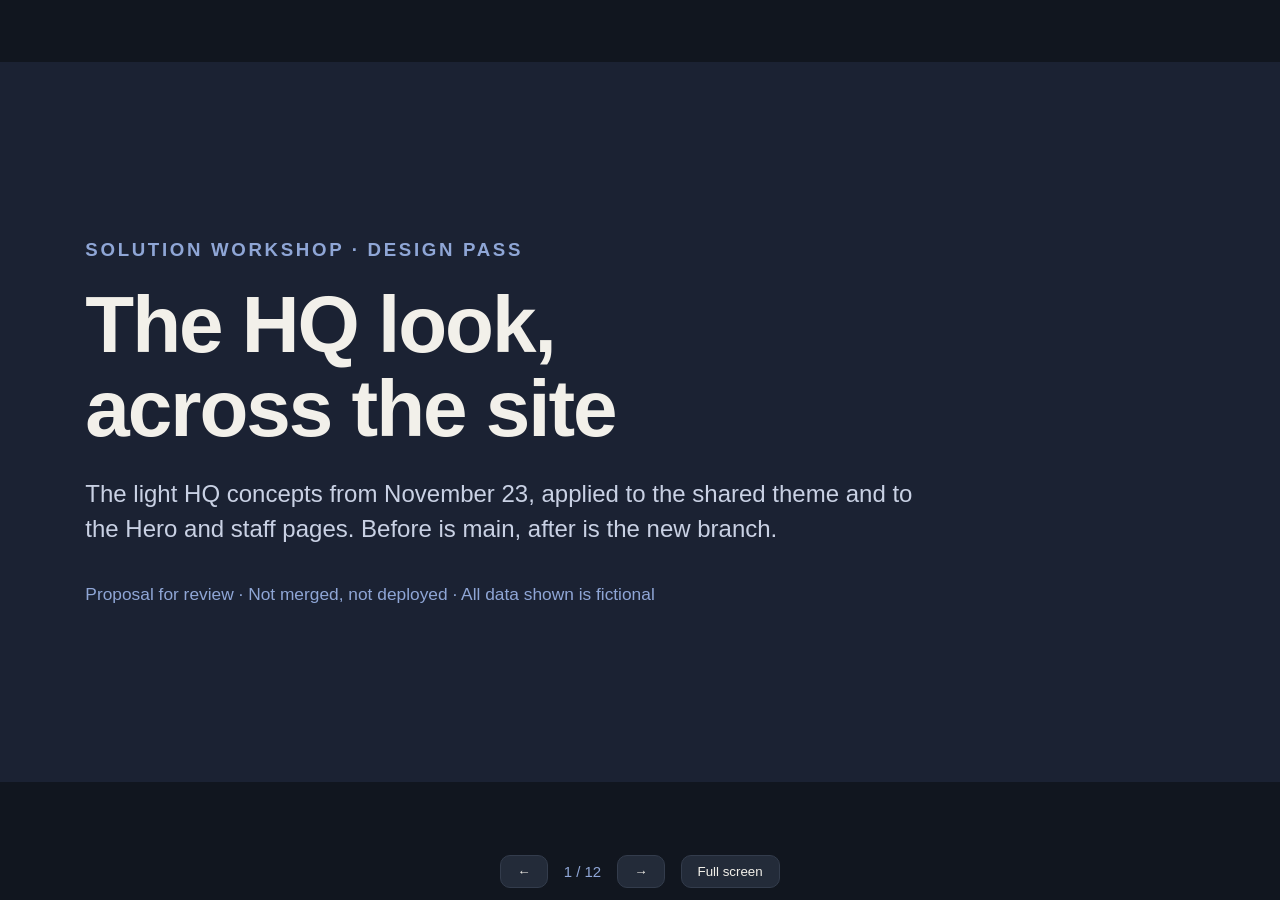
<file: hq-design-pass/index.html>
<!doctype html>
<html lang="en">
<head>
<meta charset="utf-8">
<meta name="viewport" content="width=device-width,initial-scale=1">
<meta name="robots" content="noindex,nofollow">
<title>HQ Design Pass</title>
<style>
:root{--navy:#1b2233;--ink:#f2f0ea;--soft:#c9d1e4;--label:#8fa6d6;--blue:#2166c2}
*{box-sizing:border-box;margin:0}
html,body{height:100%;background:#11161f;color:var(--ink);font-family:Inter,-apple-system,"Helvetica Neue",Arial,sans-serif;overflow:hidden}
.stage{position:absolute;inset:0;display:grid;place-items:center}
.slide{position:absolute;width:1920px;height:1080px;background:var(--navy);transform-origin:center;display:none}
.slide.on{display:block}
.slide img{width:1920px;height:1080px;display:block}
.text{padding:128px;display:flex;flex-direction:column;justify-content:center;height:100%}
.kicker{font-size:28px;font-weight:600;letter-spacing:4px;color:var(--label);margin-bottom:32px}
h1{font-size:120px;font-weight:800;line-height:1.05;letter-spacing:-3px;margin-bottom:40px}
.lede{font-size:36px;line-height:1.45;color:var(--soft);max-width:1300px}
.meta{font-size:26px;color:var(--label);margin-top:56px}
h2{font-size:72px;font-weight:800;letter-spacing:-1px;margin-bottom:56px}
.cols{display:grid;grid-template-columns:1fr 1fr;gap:64px}
h3{font-size:36px;font-weight:600;color:var(--label);margin-bottom:24px}
ul{font-size:32px;line-height:1.45;color:var(--soft);padding-left:40px}
li{margin-bottom:16px}
.bar{position:fixed;left:0;right:0;bottom:0;display:flex;justify-content:center;align-items:center;gap:16px;padding:12px;font-size:15px;color:var(--label)}
.bar button{background:#232b39;color:var(--ink);border:1px solid #333c4c;border-radius:10px;padding:8px 16px;font:600 15px inherit;cursor:pointer}
.bar button:focus-visible{outline:3px solid var(--blue);outline-offset:2px}
</style>
</head>
<body>
<main class="stage" id="stage" aria-live="polite">
  <section class="slide"><div class="text">
    <p class="kicker">SOLUTION WORKSHOP · DESIGN PASS</p>
    <h1>The HQ look,<br>across the site</h1>
    <p class="lede">The light HQ concepts from November 23, applied to the shared theme and to the Hero and staff pages. Before is main, after is the new branch.</p>
    <p class="meta">Proposal for review · Not merged, not deployed · All data shown is fictional</p>
  </div></section>
  <section class="slide"><img src="img/01-site-theme.png" alt="Before and after: the homepage with the shared theme. Warm canvas, off-white cards, navy ink, Inter headings, lighter site header."></section>
  <section class="slide"><img src="img/02-hq-dashboard.png" alt="Before and after: HQ. PRO HQ becomes HQ, and the raw JSON error becomes a plain message."></section>
  <section class="slide"><img src="img/03-crew-board.png" alt="Before and after: crew board with one header and plain labels."></section>
  <section class="slide"><img src="img/04-hero-crm.png" alt="Before and after: customer page with Owes and Paid so far money cards."></section>
  <section class="slide"><img src="img/05-setup-steps.png" alt="Before and after: setup steps shown as one segmented progress bar."></section>
  <section class="slide"><img src="img/06-staff-customers.png" alt="Before and after: staff customers page titled Customers with a plain sign-in message."></section>
  <section class="slide"><img src="img/07-staff-onboarding.png" alt="Before and after: Hero setup queue with an amber status pill."></section>
  <section class="slide"><img src="img/08-sales-crm.png" alt="Before and after: sales CRM sign-in with the shared theme and a plain message."></section>
  <section class="slide"><img src="img/09-guides.png" alt="Before and after: guides page with Inter headings and soft tab pills."></section>
  <section class="slide"><img src="img/10-number-finder.png" alt="Before and after: number finder with the warm theme and rounded inputs."></section>
  <section class="slide"><div class="text">
    <h2>Where it stands</h2>
    <div class="cols">
      <div><h3>Checked</h3><ul><li>Repository checks pass</li><li>20 pages reviewed at iPad portrait, light mode</li><li>Tests updated for the new wording</li></ul></div>
      <div><h3>Still open</h3><ul><li>Setup-page visual release check</li><li>Dark mode and phone-width review</li><li>HQ captured with fictional data loaded</li><li>Review and merge</li></ul></div>
    </div>
  </div></section>
</main>
<nav class="bar" aria-label="Slides">
  <button type="button" id="prev" aria-label="Previous slide">←</button>
  <span id="count"></span>
  <button type="button" id="next" aria-label="Next slide">→</button>
  <button type="button" id="full">Full screen</button>
</nav>
<script>
const slides=[...document.querySelectorAll('.slide')];
let i=Math.max(0,Math.min(slides.length-1,(parseInt(location.hash.slice(1),10)||1)-1));
function fit(){const s=Math.min(innerWidth/1920,(innerHeight-56)/1080);slides.forEach(el=>el.style.transform=`scale(${s}) translateY(${-28/s}px)`);}
function show(n){i=(n+slides.length)%slides.length;slides.forEach((el,k)=>el.classList.toggle('on',k===i));document.getElementById('count').textContent=`${i+1} / ${slides.length}`;history.replaceState(null,'',`#${i+1}`);}
document.getElementById('prev').onclick=()=>show(i-1);
document.getElementById('next').onclick=()=>show(i+1);
document.getElementById('full').onclick=()=>document.fullscreenElement?document.exitFullscreen():document.documentElement.requestFullscreen?.();
document.getElementById('stage').onclick=e=>show(e.clientX<innerWidth/3?i-1:i+1);
addEventListener('keydown',e=>{if(['ArrowRight','PageDown',' '].includes(e.key)){e.preventDefault();show(i+1);}if(['ArrowLeft','PageUp'].includes(e.key)){e.preventDefault();show(i-1);}if(e.key==='Home')show(0);if(e.key==='End')show(slides.length-1);});
let x0=null;addEventListener('touchstart',e=>x0=e.touches[0].clientX,{passive:true});addEventListener('touchend',e=>{if(x0===null)return;const dx=e.changedTouches[0].clientX-x0;if(Math.abs(dx)>40)show(dx<0?i+1:i-1);x0=null;});
addEventListener('resize',fit);fit();show(i);
</script>
</body>
</html>
</file>
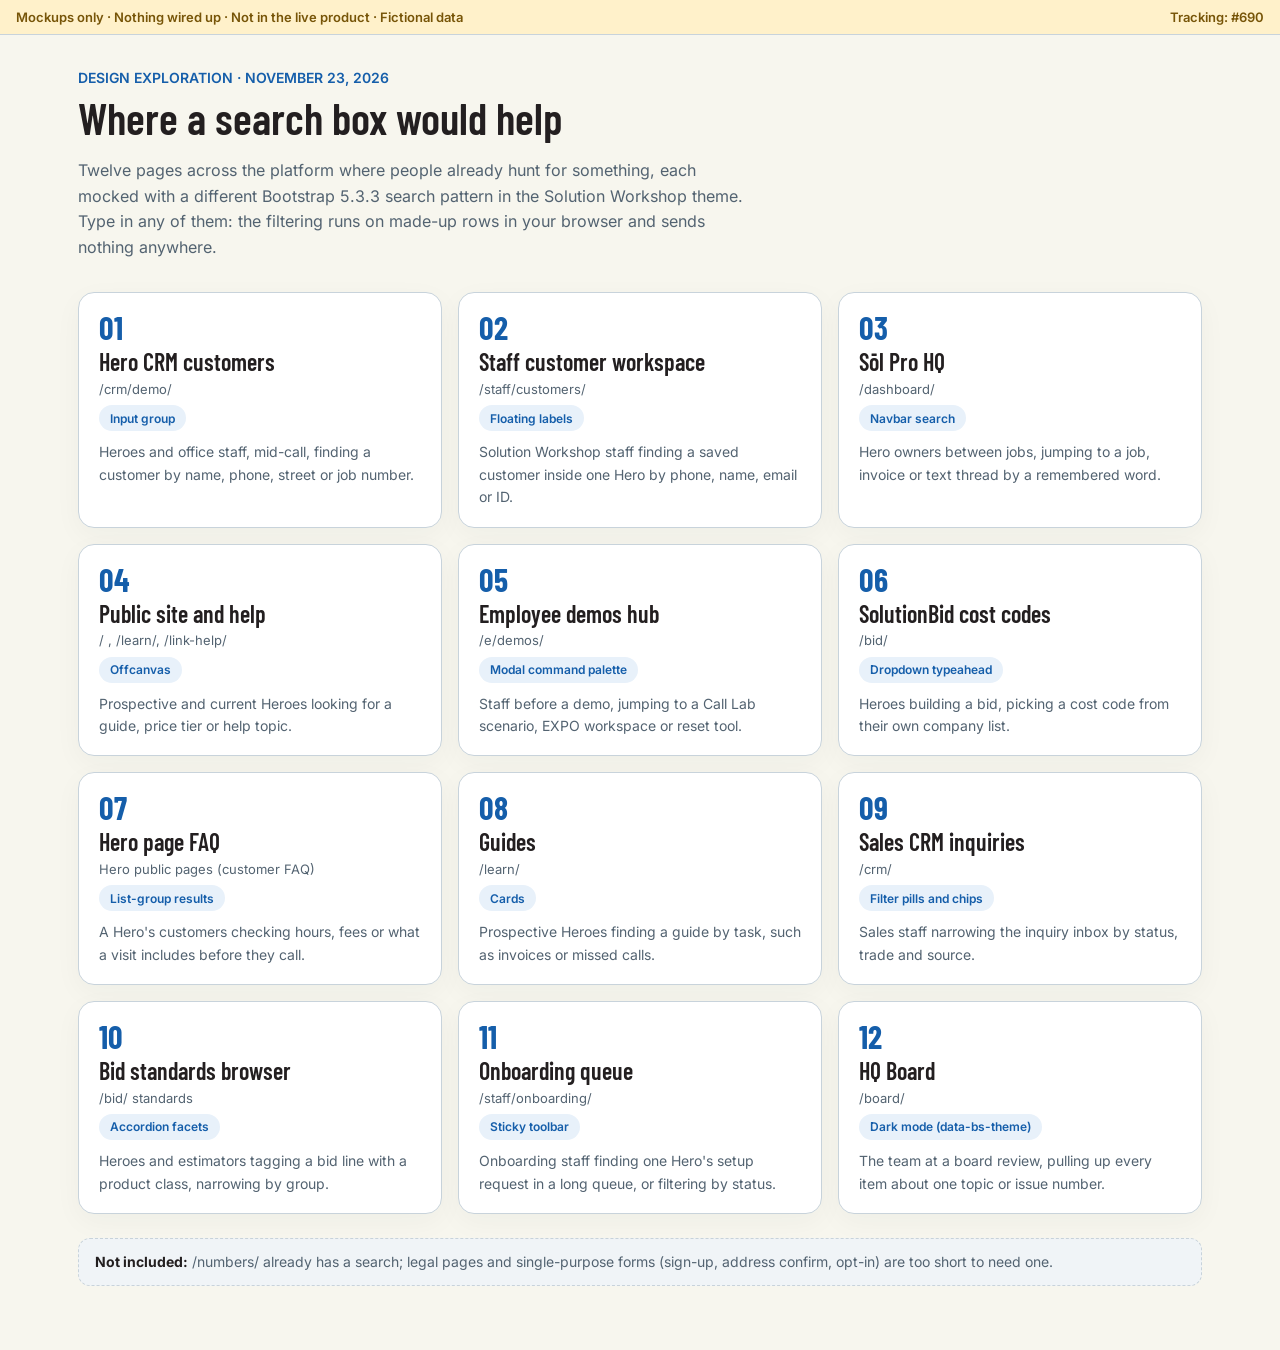
<file: search-mocks/index.html>
<!doctype html>
<html lang="en"><head><script src="assets/theme.js"></script>
<meta charset="utf-8"><meta name="viewport" content="width=device-width,initial-scale=1"><meta name="robots" content="noindex,nofollow">
<title>Search mockups · Solution Workshop</title>
<link rel="icon" type="image/png" sizes="32x32" href="assets/favicon-32x32.png">
<link rel="icon" type="image/png" sizes="24x24" href="assets/favicon-24x24.png">
<link rel="icon" type="image/png" sizes="16x16" href="assets/favicon-16x16.png">
<link rel="shortcut icon" href="assets/favicon.ico">
<link rel="apple-touch-icon" sizes="180x180" href="assets/apple-touch-icon.png">
<link rel="stylesheet" href="https://cdn.jsdelivr.net/npm/bootstrap@5.3.3/dist/css/bootstrap.min.css">
<link rel="stylesheet" href="assets/theme.css"><link rel="stylesheet" href="mock.css">
<style>
.mock-card{display:flex;flex-direction:column;height:100%;padding:18px 20px;border-radius:16px;color:var(--sw-ink);text-decoration:none}
.mock-card:hover,.mock-card:focus-visible{border-color:var(--sw-accent)!important}
.mock-card .num{font:700 32px/1 var(--sw-heading);color:var(--sw-link)}
.mock-card h2{font-size:24px;margin:6px 0 2px}
.mock-card .motif{margin:6px 0 10px}
.mock-card p{color:var(--sw-muted);font-size:14px;margin:0}
</style>
</head><body>
<div class="mock-banner"><span>Mockups only · Nothing wired up · Not in the live product · Fictional data</span><span>Tracking: #690</span></div>
<main class="mock-page">
  <p class="text-uppercase small fw-semibold mb-1" style="color:var(--sw-link)">Design exploration · November 23, 2026</p>
  <h1 class="mock-title">Where a search box would help</h1>
  <p class="text-secondary" style="max-width:68ch">Twelve pages across the platform where people already hunt for something, each mocked with a different Bootstrap 5.3.3 search pattern in the Solution Workshop theme. Type in any of them: the filtering runs on made-up rows in your browser and sends nothing anywhere.</p>
  <div class="row row-cols-1 row-cols-md-2 row-cols-xl-3 g-3 mt-2">
    <div class="col"><a class="card mock-card" href="01-hero-crm-input-group.html"><span class="num">01</span><h2>Hero CRM customers</h2><span class="mock-meta">/crm/demo/</span><span class="motif"><span class="mock-status info">Input group</span></span><p>Heroes and office staff, mid-call, finding a customer by name, phone, street or job number.</p></a></div>
    <div class="col"><a class="card mock-card" href="02-staff-customers-floating-labels.html"><span class="num">02</span><h2>Staff customer workspace</h2><span class="mock-meta">/staff/customers/</span><span class="motif"><span class="mock-status info">Floating labels</span></span><p>Solution Workshop staff finding a saved customer inside one Hero by phone, name, email or ID.</p></a></div>
    <div class="col"><a class="card mock-card" href="03-pro-hq-navbar.html"><span class="num">03</span><h2>Sōl Pro HQ</h2><span class="mock-meta">/dashboard/</span><span class="motif"><span class="mock-status info">Navbar search</span></span><p>Hero owners between jobs, jumping to a job, invoice or text thread by a remembered word.</p></a></div>
    <div class="col"><a class="card mock-card" href="04-public-site-offcanvas.html"><span class="num">04</span><h2>Public site and help</h2><span class="mock-meta">/ , /learn/, /link-help/</span><span class="motif"><span class="mock-status info">Offcanvas</span></span><p>Prospective and current Heroes looking for a guide, price tier or help topic.</p></a></div>
    <div class="col"><a class="card mock-card" href="05-employee-demos-command-palette.html"><span class="num">05</span><h2>Employee demos hub</h2><span class="mock-meta">/e/demos/</span><span class="motif"><span class="mock-status info">Modal command palette</span></span><p>Staff before a demo, jumping to a Call Lab scenario, EXPO workspace or reset tool.</p></a></div>
    <div class="col"><a class="card mock-card" href="06-solutionbid-typeahead.html"><span class="num">06</span><h2>SolutionBid cost codes</h2><span class="mock-meta">/bid/</span><span class="motif"><span class="mock-status info">Dropdown typeahead</span></span><p>Heroes building a bid, picking a cost code from their own company list.</p></a></div>
    <div class="col"><a class="card mock-card" href="07-hero-faq-list-group.html"><span class="num">07</span><h2>Hero page FAQ</h2><span class="mock-meta">Hero public pages (customer FAQ)</span><span class="motif"><span class="mock-status info">List-group results</span></span><p>A Hero's customers checking hours, fees or what a visit includes before they call.</p></a></div>
    <div class="col"><a class="card mock-card" href="08-learn-guides-cards.html"><span class="num">08</span><h2>Guides</h2><span class="mock-meta">/learn/</span><span class="motif"><span class="mock-status info">Cards</span></span><p>Prospective Heroes finding a guide by task, such as invoices or missed calls.</p></a></div>
    <div class="col"><a class="card mock-card" href="09-sales-crm-filter-pills.html"><span class="num">09</span><h2>Sales CRM inquiries</h2><span class="mock-meta">/crm/</span><span class="motif"><span class="mock-status info">Filter pills and chips</span></span><p>Sales staff narrowing the inquiry inbox by status, trade and source.</p></a></div>
    <div class="col"><a class="card mock-card" href="10-bid-standards-accordion-facets.html"><span class="num">10</span><h2>Bid standards browser</h2><span class="mock-meta">/bid/ standards</span><span class="motif"><span class="mock-status info">Accordion facets</span></span><p>Heroes and estimators tagging a bid line with a product class, narrowing by group.</p></a></div>
    <div class="col"><a class="card mock-card" href="11-onboarding-queue-sticky-toolbar.html"><span class="num">11</span><h2>Onboarding queue</h2><span class="mock-meta">/staff/onboarding/</span><span class="motif"><span class="mock-status info">Sticky toolbar</span></span><p>Onboarding staff finding one Hero's setup request in a long queue, or filtering by status.</p></a></div>
    <div class="col"><a class="card mock-card" href="12-hq-board-dark-mode.html"><span class="num">12</span><h2>HQ Board</h2><span class="mock-meta">/board/</span><span class="motif"><span class="mock-status info">Dark mode (data-bs-theme)</span></span><p>The team at a board review, pulling up every item about one topic or issue number.</p></a></div>
  </div>
  <aside class="mock-who mt-4"><strong>Not included:</strong> /numbers/ already has a search; legal pages and single-purpose forms (sign-up, address confirm, opt-in) are too short to need one.</aside>
</main>
</body></html>
</file>
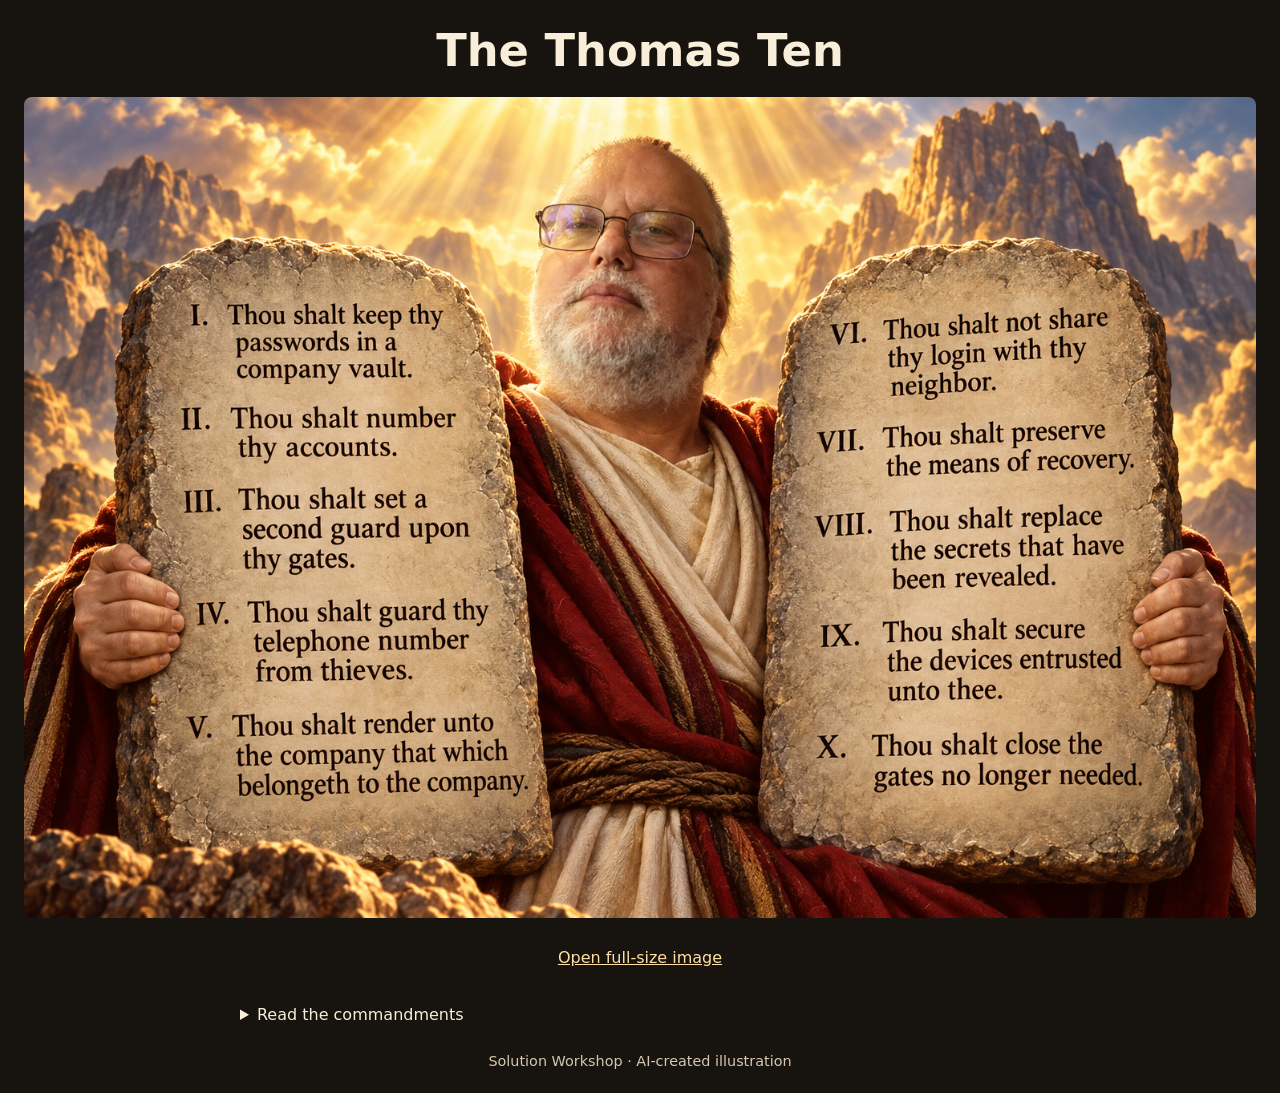
<file: thomas-ten/index.html>
<!doctype html>
<html lang="en">
<head>
<meta charset="utf-8">
<meta name="viewport" content="width=device-width, initial-scale=1">
<title>The Thomas Ten · Solution Workshop</title>
<meta name="description" content="The Thomas Ten: a lighthearted illustrated tribute to Thomas's ten account-security priorities.">
<meta property="og:title" content="The Thomas Ten">
<meta property="og:description" content="Delivered from the mountaintop. A Solution Workshop tribute.">
<meta property="og:image" content="https://solutionworkshop.github.io/thomas-ten/thomas-ten.png">
<meta property="og:url" content="https://solutionworkshop.github.io/thomas-ten/">
<style>
*{box-sizing:border-box}body{margin:0;background:#17130f;color:#f9eed9;font-family:system-ui,sans-serif}main{max-width:1600px;margin:auto;padding:24px}h1{text-align:center;font-size:clamp(1.5rem,4vw,2.8rem);margin:0 0 20px}img{display:block;width:100%;height:auto;border-radius:8px}nav{text-align:center;margin:20px}a{color:#ffe0a1;padding:10px;display:inline-block}a:focus-visible,summary:focus-visible{outline:3px solid white;outline-offset:4px}details{max-width:800px;margin:24px auto;line-height:1.7}li{margin:12px 0}footer{text-align:center;font-size:.9rem;color:#d7c8af}
</style>
</head>
<body><main>
<h1>The Thomas Ten</h1>
<img src="thomas-ten.png" width="1536" height="1024" alt="AI-created portrait of Thomas as Moses, holding two stone tablets inscribed with ten company account-security commandments. Full text follows below.">
<nav aria-label="Image options"><a href="thomas-ten.png">Open full-size image</a></nav>
<details><summary>Read the commandments</summary><ol type="I">
<li>Thou shalt keep thy passwords in a company vault.</li>
<li>Thou shalt number thy accounts.</li>
<li>Thou shalt set a second guard upon thy gates.</li>
<li>Thou shalt guard thy telephone number from thieves.</li>
<li>Thou shalt render unto the company that which belongeth to the company.</li>
<li>Thou shalt not share thy login with thy neighbor.</li>
<li>Thou shalt preserve the means of recovery.</li>
<li>Thou shalt replace the secrets that have been revealed.</li>
<li>Thou shalt secure the devices entrusted unto thee.</li>
<li>Thou shalt close the gates no longer needed.</li>
</ol></details>
<footer>Solution Workshop · AI-created illustration</footer>
</main></body></html>
</file>
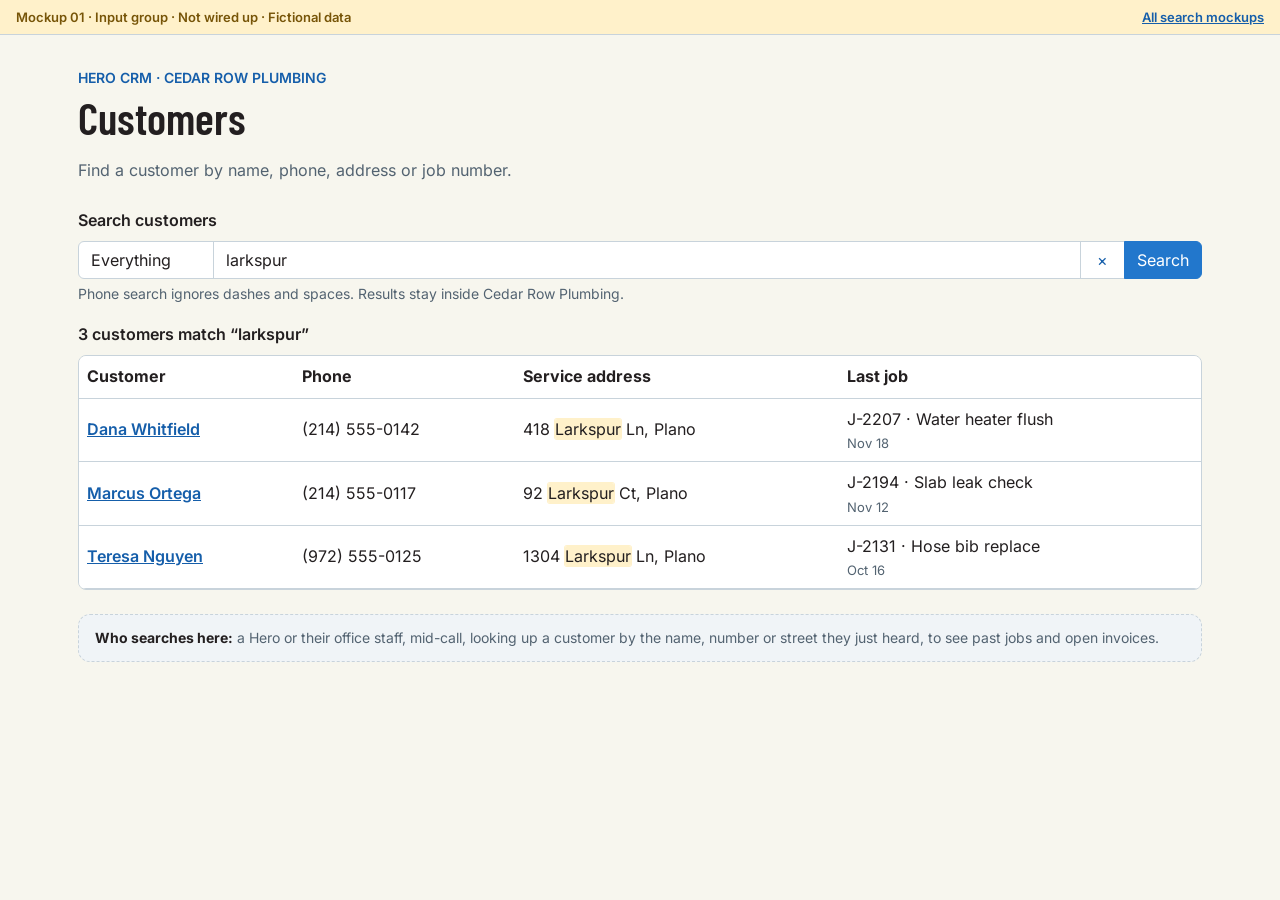
<file: search-mocks/01-hero-crm-input-group.html>
<!doctype html>
<html lang="en"><head><script src="assets/theme.js"></script>
<meta charset="utf-8"><meta name="viewport" content="width=device-width,initial-scale=1"><meta name="robots" content="noindex,nofollow">
<title>Hero CRM search · Mockup 01</title>
<link rel="icon" type="image/png" sizes="32x32" href="assets/favicon-32x32.png">
<link rel="icon" type="image/png" sizes="24x24" href="assets/favicon-24x24.png">
<link rel="icon" type="image/png" sizes="16x16" href="assets/favicon-16x16.png">
<link rel="shortcut icon" href="assets/favicon.ico">
<link rel="apple-touch-icon" sizes="180x180" href="assets/apple-touch-icon.png">
<link rel="stylesheet" href="https://cdn.jsdelivr.net/npm/bootstrap@5.3.3/dist/css/bootstrap.min.css">
<link rel="stylesheet" href="assets/theme.css"><link rel="stylesheet" href="mock.css">
</head><body>
<div class="mock-banner"><span>Mockup 01 · Input group · Not wired up · Fictional data</span><a href="./">All search mockups</a></div>
<main class="mock-page">
  <p class="text-uppercase small fw-semibold mb-1" style="color:var(--sw-link)">Hero CRM · Cedar Row Plumbing</p>
  <h1 class="mock-title">Customers</h1>
  <p class="text-secondary mb-4">Find a customer by name, phone, address or job number.</p>

  <form class="mb-3" role="search" onsubmit="event.preventDefault()">
    <label class="form-label fw-semibold" for="q">Search customers</label>
    <div class="input-group">
      <select class="form-select" style="flex:0 0 8.5rem" id="scope" aria-label="Search in">
        <option value="all">Everything</option><option value="name">Name</option><option value="phone">Phone</option><option value="address">Address</option><option value="job">Job #</option>
      </select>
      <input class="form-control" id="q" type="search" value="larkspur" placeholder="Try “Whitfield” or 555-0142" autocomplete="off">
      <button class="btn btn-outline-secondary px-3" type="button" id="clear" aria-label="Clear search">&times;</button>
      <button class="btn btn-primary" type="submit">Search</button>
    </div>
    <div class="form-text">Phone search ignores dashes and spaces. Results stay inside Cedar Row Plumbing.</div>
  </form>

  <p class="fw-semibold mb-2" id="count" aria-live="polite"></p>
  <div class="table-responsive border rounded-3" style="border-color:var(--sw-line)!important">
    <table class="table table-hover align-middle mb-0">
      <thead><tr><th scope="col">Customer</th><th scope="col">Phone</th><th scope="col" class="d-none d-md-table-cell">Service address</th><th scope="col">Last job</th></tr></thead>
      <tbody id="rows"></tbody>
    </table>
  </div>

  <aside class="mock-who mt-4"><strong>Who searches here:</strong> a Hero or their office staff, mid-call, looking up a customer by the name, number or street they just heard, to see past jobs and open invoices.</aside>
</main>
<script src="mock.js"></script>
<script>
const people = [
  ['Dana Whitfield','(214) 555-0142','418 Larkspur Ln, Plano','J-2207 · Water heater flush','Nov 18'],
  ['Marcus Ortega','(214) 555-0117','92 Larkspur Ct, Plano','J-2194 · Slab leak check','Nov 12'],
  ['Priya Raman','(972) 555-0163','7 Briar Hollow Dr, Allen','J-2188 · Kitchen drain','Nov 9'],
  ['Owen & Lila Brooks','(469) 555-0108','2210 Cottonwood Pkwy, Frisco','J-2160 · Sump pump','Oct 30'],
  ['Hollis Grant','(214) 555-0191','55 Old Mill Rd, Plano','J-2142 · Toilet rebuild','Oct 21'],
  ['Teresa Nguyen','(972) 555-0125','1304 Larkspur Ln, Plano','J-2131 · Hose bib replace','Oct 16']
];
const q = document.getElementById('q'), scope = document.getElementById('scope');
function render() {
  const value = q.value, idx = {name:[0],phone:[1],address:[2],job:[3],all:[0,1,2,3]}[scope.value];
  const hits = people.filter(p => SearchMock.matches(idx.map(i => p[i]), value));
  document.getElementById('count').textContent = hits.length + (hits.length === 1 ? ' customer' : ' customers') + (value.trim() ? ` match “${value.trim()}”` : '');
  document.getElementById('rows').innerHTML = hits.length ? hits.map(p => `<tr><td><a href="#" class="fw-semibold" style="color:var(--sw-link)">${SearchMock.mark(p[0], value)}</a><span class="mock-meta d-md-none">${SearchMock.mark(p[2], value)}</span></td><td class="text-nowrap">${SearchMock.mark(p[1], value)}</td><td class="d-none d-md-table-cell">${SearchMock.mark(p[2], value)}</td><td>${SearchMock.mark(p[3], value)}<span class="mock-meta">${p[4]}</span></td></tr>`).join('') : '<tr><td colspan="4" class="mock-empty">No customers match. Check the spelling, or search by phone instead.</td></tr>';
}
q.addEventListener('input', render); scope.addEventListener('change', render);
document.getElementById('clear').addEventListener('click', () => { q.value = ''; q.focus(); render(); });
render();
</script>
</body></html>
</file>
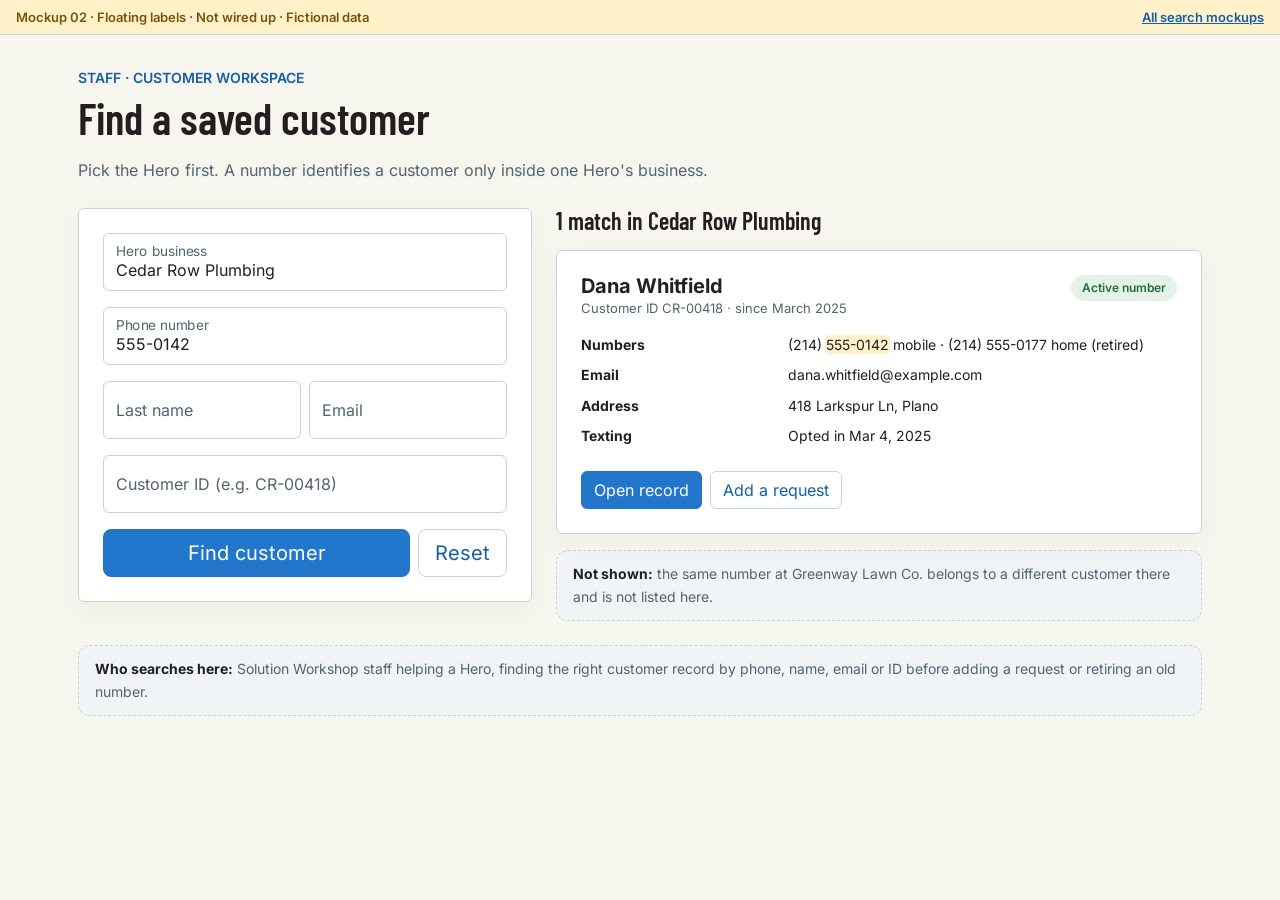
<file: search-mocks/02-staff-customers-floating-labels.html>
<!doctype html>
<html lang="en"><head><script src="assets/theme.js"></script>
<meta charset="utf-8"><meta name="viewport" content="width=device-width,initial-scale=1"><meta name="robots" content="noindex,nofollow">
<title>Staff customer lookup · Mockup 02</title>
<link rel="icon" type="image/png" sizes="32x32" href="assets/favicon-32x32.png">
<link rel="icon" type="image/png" sizes="24x24" href="assets/favicon-24x24.png">
<link rel="icon" type="image/png" sizes="16x16" href="assets/favicon-16x16.png">
<link rel="shortcut icon" href="assets/favicon.ico">
<link rel="apple-touch-icon" sizes="180x180" href="assets/apple-touch-icon.png">
<link rel="stylesheet" href="https://cdn.jsdelivr.net/npm/bootstrap@5.3.3/dist/css/bootstrap.min.css">
<link rel="stylesheet" href="assets/theme.css"><link rel="stylesheet" href="mock.css">
<style>html[data-theme] .form-floating>label{color:var(--sw-muted)}html[data-theme] .form-floating>.form-control:focus~label,html[data-theme] .form-floating>.form-control:not(:placeholder-shown)~label,html[data-theme] .form-floating>.form-select~label{color:var(--sw-muted)}html[data-theme] .form-floating>label::after{background:transparent!important}</style>
</head><body>
<div class="mock-banner"><span>Mockup 02 · Floating labels · Not wired up · Fictional data</span><a href="./">All search mockups</a></div>
<main class="mock-page">
  <p class="text-uppercase small fw-semibold mb-1" style="color:var(--sw-link)">Staff · Customer workspace</p>
  <h1 class="mock-title">Find a saved customer</h1>
  <p class="text-secondary mb-4">Pick the Hero first. A number identifies a customer only inside one Hero's business.</p>

  <div class="row g-4">
    <div class="col-lg-5">
      <form class="card p-3 p-md-4" role="search" onsubmit="event.preventDefault()">
        <div class="form-floating mb-3">
          <select class="form-select" id="hero"><option>Cedar Row Plumbing</option><option>Greenway Lawn Co.</option><option>Pawsome Walks</option></select>
          <label for="hero">Hero business</label>
        </div>
        <div class="form-floating mb-3">
          <input type="tel" class="form-control" id="phone" placeholder="Phone" value="555-0142">
          <label for="phone">Phone number</label>
        </div>
        <div class="row g-2 mb-3">
          <div class="col-sm-6"><div class="form-floating"><input class="form-control" id="last" placeholder="Last name"><label for="last">Last name</label></div></div>
          <div class="col-sm-6"><div class="form-floating"><input type="email" class="form-control" id="email" placeholder="Email"><label for="email">Email</label></div></div>
        </div>
        <div class="form-floating mb-3">
          <input class="form-control" id="cid" placeholder="Customer ID"><label for="cid">Customer ID (e.g. CR-00418)</label>
        </div>
        <div class="d-flex gap-2 flex-wrap">
          <button class="btn btn-primary btn-lg flex-grow-1" type="submit">Find customer</button>
          <button class="btn btn-outline-secondary btn-lg" type="reset">Reset</button>
        </div>
      </form>
    </div>
    <div class="col-lg-7">
      <h2 class="h4 mb-3">1 match in Cedar Row Plumbing</h2>
      <article class="card p-3 p-md-4 mb-3">
        <div class="d-flex flex-wrap justify-content-between gap-2 align-items-start">
          <div><h3 class="h5 mb-0" style="font-family:var(--sw-body);font-weight:650">Dana Whitfield</h3><span class="mock-meta">Customer ID CR-00418 · since March 2025</span></div>
          <span class="mock-status good">Active number</span>
        </div>
        <dl class="row mt-3 mb-0 small">
          <dt class="col-sm-4">Numbers</dt><dd class="col-sm-8">(214) <mark>555-0142</mark> mobile · (214) 555-0177 home (retired)</dd>
          <dt class="col-sm-4">Email</dt><dd class="col-sm-8">dana.whitfield@example.com</dd>
          <dt class="col-sm-4">Address</dt><dd class="col-sm-8">418 Larkspur Ln, Plano</dd>
          <dt class="col-sm-4">Texting</dt><dd class="col-sm-8">Opted in Mar 4, 2025</dd>
        </dl>
        <div class="d-flex gap-2 flex-wrap mt-3"><a class="btn btn-primary" href="#">Open record</a><a class="btn btn-outline-secondary" href="#">Add a request</a></div>
      </article>
      <div class="mock-who"><strong>Not shown:</strong> the same number at Greenway Lawn Co. belongs to a different customer there and is not listed here.</div>
    </div>
  </div>

  <aside class="mock-who mt-4"><strong>Who searches here:</strong> Solution Workshop staff helping a Hero, finding the right customer record by phone, name, email or ID before adding a request or retiring an old number.</aside>
</main>
</body></html>
</file>
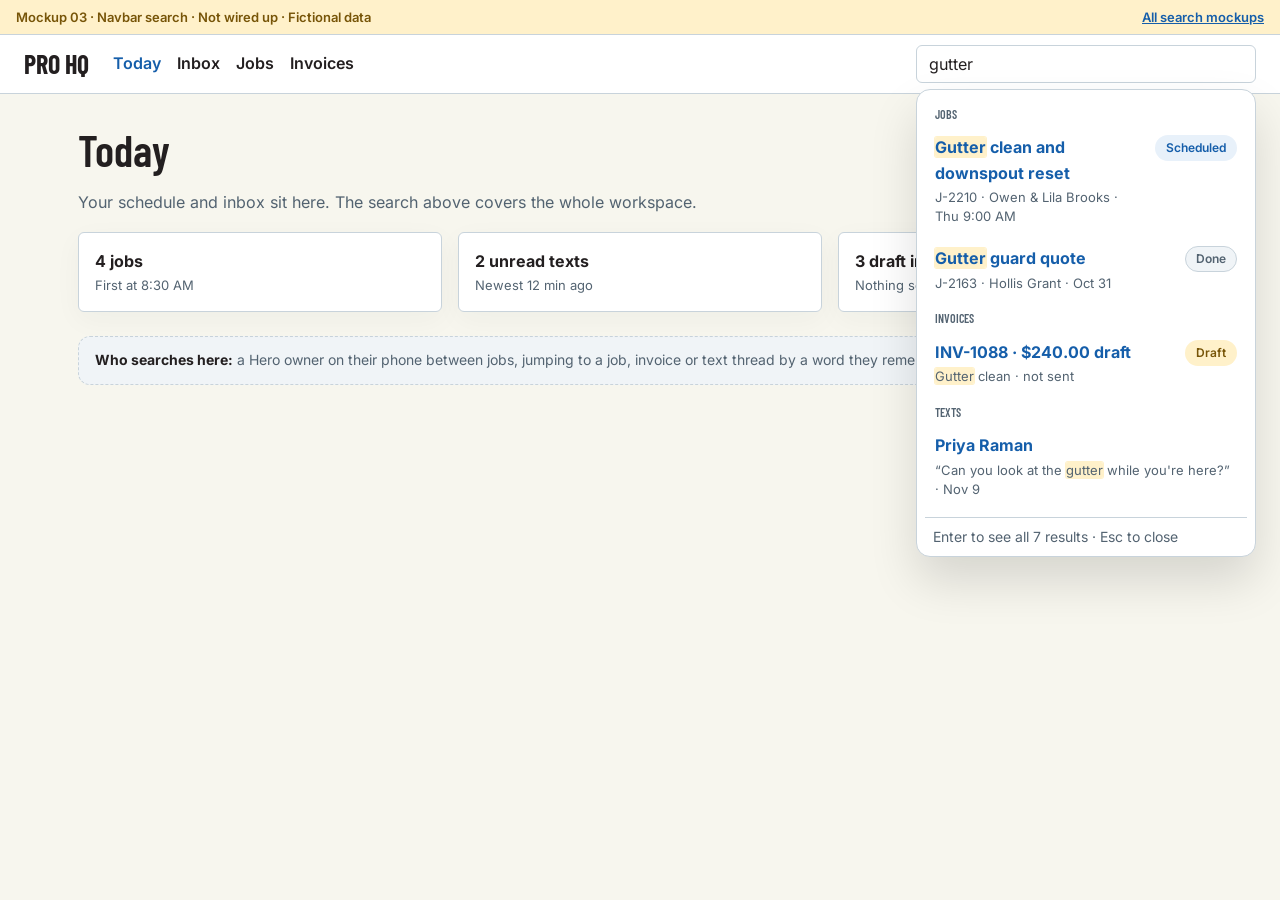
<file: search-mocks/03-pro-hq-navbar.html>
<!doctype html>
<html lang="en"><head><script src="assets/theme.js"></script>
<meta charset="utf-8"><meta name="viewport" content="width=device-width,initial-scale=1"><meta name="robots" content="noindex,nofollow">
<title>Sōl Pro HQ search · Mockup 03</title>
<link rel="icon" type="image/png" sizes="32x32" href="assets/favicon-32x32.png">
<link rel="icon" type="image/png" sizes="24x24" href="assets/favicon-24x24.png">
<link rel="icon" type="image/png" sizes="16x16" href="assets/favicon-16x16.png">
<link rel="shortcut icon" href="assets/favicon.ico">
<link rel="apple-touch-icon" sizes="180x180" href="assets/apple-touch-icon.png">
<link rel="stylesheet" href="https://cdn.jsdelivr.net/npm/bootstrap@5.3.3/dist/css/bootstrap.min.css">
<link rel="stylesheet" href="assets/theme.css"><link rel="stylesheet" href="mock.css">
<style>
.hq-nav{background:var(--sw-surface);border-bottom:1px solid var(--sw-line)}
.hq-nav .navbar-brand{font:700 26px/1 var(--sw-heading);color:var(--sw-ink)}
.hq-nav .nav-link{color:var(--sw-ink);font-weight:600}
.hq-nav .nav-link.active{color:var(--sw-link)}
html[data-theme] .hq-nav .navbar-toggler{background:var(--sw-surface);border-color:var(--sw-line)}
html[data-theme=dark] .hq-nav .navbar-toggler-icon{filter:invert(1)}
.hq-search{position:relative;min-width:min(100%,340px)}
.hq-results{position:absolute;top:calc(100% + 6px);left:0;right:0;z-index:20;background:var(--sw-surface);border:1px solid var(--sw-line);border-radius:14px;box-shadow:0 24px 48px #0002;padding:8px;max-height:70vh;overflow:auto}
@media(max-width:991.98px){.hq-search{flex:0 0 100%}.hq-results{position:static;margin-top:8px;box-shadow:none}}
.hq-results h2{font:600 12px/1.4 var(--sw-body);letter-spacing:.04em;text-transform:uppercase;color:var(--sw-muted);margin:10px 10px 4px}
.hq-results a{display:flex;gap:12px;justify-content:space-between;align-items:flex-start;padding:10px;border-radius:10px;color:var(--sw-ink);text-decoration:none}
.hq-results a:hover,.hq-results a:focus-visible{background:var(--sw-soft)}
</style>
</head><body>
<div class="mock-banner"><span>Mockup 03 · Navbar search · Not wired up · Fictional data</span><a href="./">All search mockups</a></div>
<nav class="navbar navbar-expand-lg hq-nav">
  <div class="container-fluid px-3 px-md-4">
    <a class="navbar-brand" href="#">PRO HQ</a>
    <button class="navbar-toggler" type="button" data-bs-toggle="collapse" data-bs-target="#hqNav" aria-controls="hqNav" aria-expanded="false" aria-label="Menu"><span class="navbar-toggler-icon"></span></button>
    <div class="collapse navbar-collapse" id="hqNav">
      <ul class="navbar-nav me-auto mb-2 mb-lg-0">
        <li class="nav-item"><a class="nav-link active" aria-current="page" href="#">Today</a></li>
        <li class="nav-item"><a class="nav-link" href="#">Inbox</a></li>
        <li class="nav-item"><a class="nav-link" href="#">Jobs</a></li>
        <li class="nav-item"><a class="nav-link" href="#">Invoices</a></li>
      </ul>
    </div>
    <form class="hq-search order-last order-lg-0 mt-2 mt-lg-0" role="search" onsubmit="event.preventDefault()">
        <label class="visually-hidden" for="hqq">Search jobs, customers, invoices and texts</label>
        <input class="form-control" id="hqq" type="search" value="gutter" placeholder="Search HQ" autocomplete="off">
        <div class="hq-results" role="listbox" aria-label="Search results">
          <h2>Jobs</h2>
          <a href="#"><span><strong><mark>Gutter</mark> clean and downspout reset</strong><span class="mock-meta">J-2210 · Owen &amp; Lila Brooks · Thu 9:00 AM</span></span><span class="mock-status info">Scheduled</span></a>
          <a href="#"><span><strong><mark>Gutter</mark> guard quote</strong><span class="mock-meta">J-2163 · Hollis Grant · Oct 31</span></span><span class="mock-status">Done</span></a>
          <h2>Invoices</h2>
          <a href="#"><span><strong>INV-1088 · $240.00 draft</strong><span class="mock-meta"><mark>Gutter</mark> clean · not sent</span></span><span class="mock-status warn">Draft</span></a>
          <h2>Texts</h2>
          <a href="#"><span><strong>Priya Raman</strong><span class="mock-meta">“Can you look at the <mark>gutter</mark> while you're here?” · Nov 9</span></span></a>
          <div class="border-top mt-2 pt-2 px-2 small text-secondary">Enter to see all 7 results · Esc to close</div>
        </div>
      </form>
  </div>
</nav>
<main class="mock-page">
  <h1 class="mock-title">Today</h1>
  <p class="text-secondary">Your schedule and inbox sit here. The search above covers the whole workspace.</p>
  <div class="row g-3">
    <div class="col-md-4"><div class="card p-3"><strong>4 jobs</strong><span class="mock-meta">First at 8:30 AM</span></div></div>
    <div class="col-md-4"><div class="card p-3"><strong>2 unread texts</strong><span class="mock-meta">Newest 12 min ago</span></div></div>
    <div class="col-md-4"><div class="card p-3"><strong>3 draft invoices</strong><span class="mock-meta">Nothing sent yet</span></div></div>
  </div>
  <aside class="mock-who mt-4"><strong>Who searches here:</strong> a Hero owner on their phone between jobs, jumping to a job, invoice or text thread by a word they remember.</aside>
</main>
<script src="https://cdn.jsdelivr.net/npm/bootstrap@5.3.3/dist/js/bootstrap.bundle.min.js"></script>
</body></html>
</file>
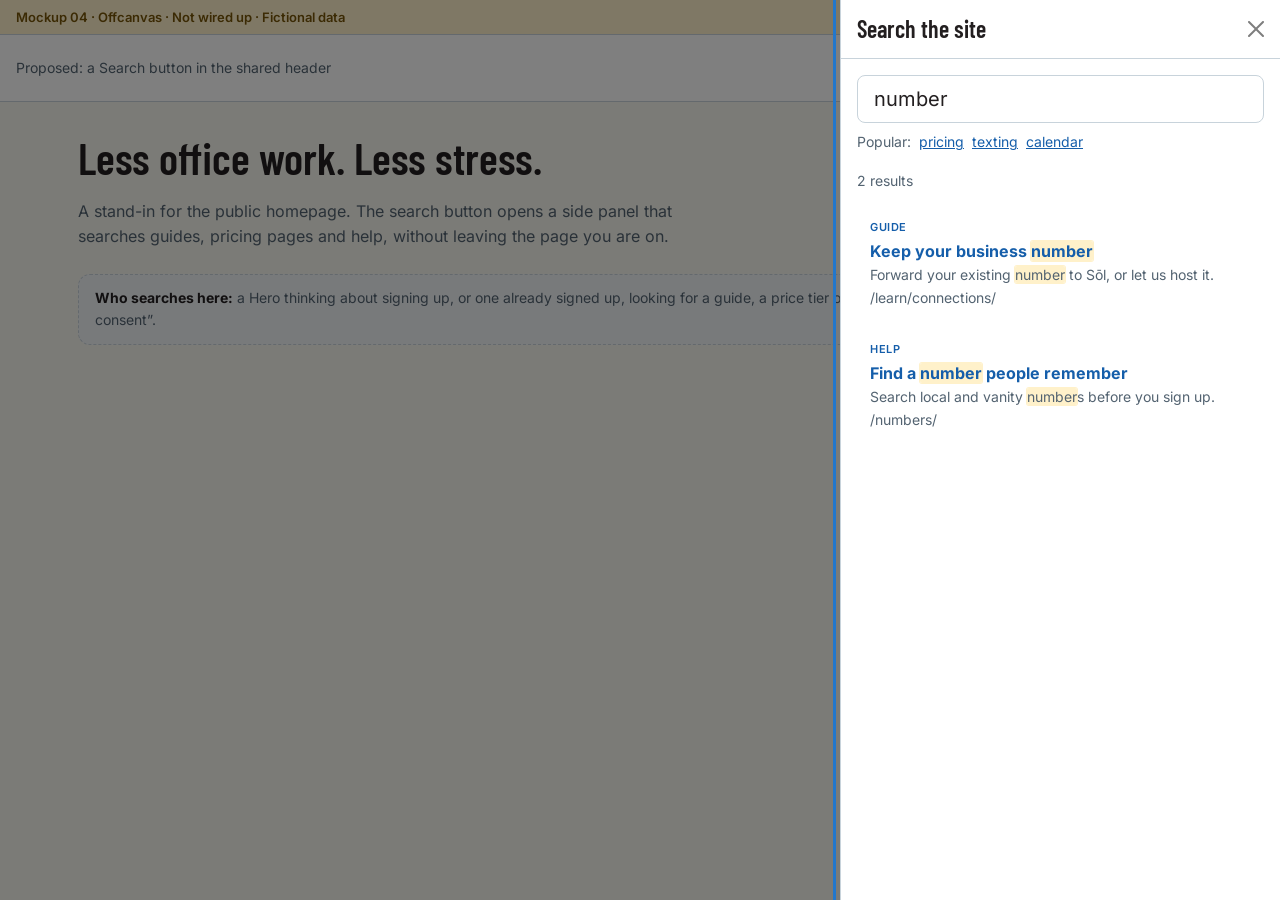
<file: search-mocks/04-public-site-offcanvas.html>
<!doctype html>
<html lang="en"><head><script src="assets/theme.js"></script>
<meta charset="utf-8"><meta name="viewport" content="width=device-width,initial-scale=1"><meta name="robots" content="noindex,nofollow">
<title>Site help search · Mockup 04</title>
<link rel="icon" type="image/png" sizes="32x32" href="assets/favicon-32x32.png">
<link rel="icon" type="image/png" sizes="24x24" href="assets/favicon-24x24.png">
<link rel="icon" type="image/png" sizes="16x16" href="assets/favicon-16x16.png">
<link rel="shortcut icon" href="assets/favicon.ico">
<link rel="apple-touch-icon" sizes="180x180" href="assets/apple-touch-icon.png">
<link rel="stylesheet" href="https://cdn.jsdelivr.net/npm/bootstrap@5.3.3/dist/css/bootstrap.min.css">
<link rel="stylesheet" href="assets/theme.css"><link rel="stylesheet" href="mock.css">
<style>
.site-head{display:flex;align-items:center;gap:16px;padding:14px 16px;background:var(--sw-surface);border-bottom:1px solid var(--sw-line)}
.site-head .brand-note{margin-right:auto;color:var(--sw-muted);font-size:14px}
.offcanvas:focus-visible{outline:none}
.offcanvas{--bs-offcanvas-width:min(440px,100vw)}
.res a{display:block;padding:12px;border-radius:12px;color:var(--sw-ink);text-decoration:none;border:1px solid transparent}
.res a:hover,.res a:focus-visible{background:var(--sw-soft);border-color:var(--sw-line)}
.res small{display:block;color:var(--sw-muted)}
.kind{font:600 11px/1.4 var(--sw-body);text-transform:uppercase;letter-spacing:.05em;color:var(--sw-link)}
</style>
</head><body>
<div class="mock-banner"><span>Mockup 04 · Offcanvas · Not wired up · Fictional data</span><a href="./">All search mockups</a></div>
<header class="site-head">
  <span class="brand-note">Proposed: a Search button in the shared header</span>
  <button class="btn btn-outline-secondary d-flex align-items-center gap-2" type="button" data-bs-toggle="offcanvas" data-bs-target="#siteSearch" aria-controls="siteSearch">
    <svg width="16" height="16" viewBox="0 0 16 16" aria-hidden="true"><circle cx="7" cy="7" r="5" fill="none" stroke="currentColor" stroke-width="2"/><path d="m11 11 4 4" stroke="currentColor" stroke-width="2"/></svg>Search
  </button>
</header>
<main class="mock-page">
  <h1 class="mock-title">Less office work. Less stress.</h1>
  <p class="text-secondary" style="max-width:60ch">A stand-in for the public homepage. The search button opens a side panel that searches guides, pricing pages and help, without leaving the page you are on.</p>
  <aside class="mock-who mt-4"><strong>Who searches here:</strong> a Hero thinking about signing up, or one already signed up, looking for a guide, a price tier or a help topic such as “keep my number” or “texting consent”.</aside>
</main>

<div class="offcanvas offcanvas-end" tabindex="-1" id="siteSearch" aria-labelledby="siteSearchLabel">
  <div class="offcanvas-header border-bottom" style="border-color:var(--sw-line)!important">
    <h2 class="offcanvas-title h4 mb-0" id="siteSearchLabel">Search the site</h2>
    <button type="button" class="btn-close" data-bs-dismiss="offcanvas" aria-label="Close"></button>
  </div>
  <div class="offcanvas-body">
    <form role="search" onsubmit="event.preventDefault()">
      <label class="visually-hidden" for="sq">Search</label>
      <input class="form-control form-control-lg mb-2" id="sq" type="search" value="number" autocomplete="off" placeholder="Search guides and help">
    </form>
    <div class="d-flex flex-wrap gap-2 mb-3 small"><span class="text-secondary">Popular:</span><a href="#">pricing</a><a href="#">texting</a><a href="#">calendar</a></div>
    <div class="res" id="res" aria-live="polite"></div>
  </div>
</div>
<script src="https://cdn.jsdelivr.net/npm/bootstrap@5.3.3/dist/js/bootstrap.bundle.min.js"></script>
<script src="mock.js"></script>
<script>
const pages = [
  ['Guide','Keep your business number','Forward your existing number to Sōl, or let us host it.','/learn/connections/'],
  ['Help','Find a number people remember','Search local and vanity numbers before you sign up.','/numbers/'],
  ['Guide','How a call becomes work','From a ringing phone to a booked job and a recap text.','/learn/calls/'],
  ['Pricing','Service tiers','What each plan includes, and what costs extra.','/start/'],
  ['Help','Texting consent','How customers opt in, and how STOP and HELP work.','/privacy/'],
  ['Guide','Run the business','Jobs, invoices and the owner inbox in Sōl Pro.','/learn/operations/']
];
const sq = document.getElementById('sq');
function render() {
  const v = sq.value, hits = pages.filter(p => SearchMock.matches([p[1], p[2], p[0]], v));
  document.getElementById('res').innerHTML = `<p class="small text-secondary mb-2">${hits.length} result${hits.length === 1 ? '' : 's'}</p>` + (hits.map(p => `<a href="#"><span class="kind">${p[0]}</span><strong class="d-block">${SearchMock.mark(p[1], v)}</strong><small>${SearchMock.mark(p[2], v)}</small><small>${p[3]}</small></a>`).join('') || '<p class="mock-empty">Nothing matches yet. Try “pricing” or “texting”.</p>');
}
sq.addEventListener('input', render); render();
const panel = new bootstrap.Offcanvas('#siteSearch'); panel.show();
</script>
</body></html>
</file>
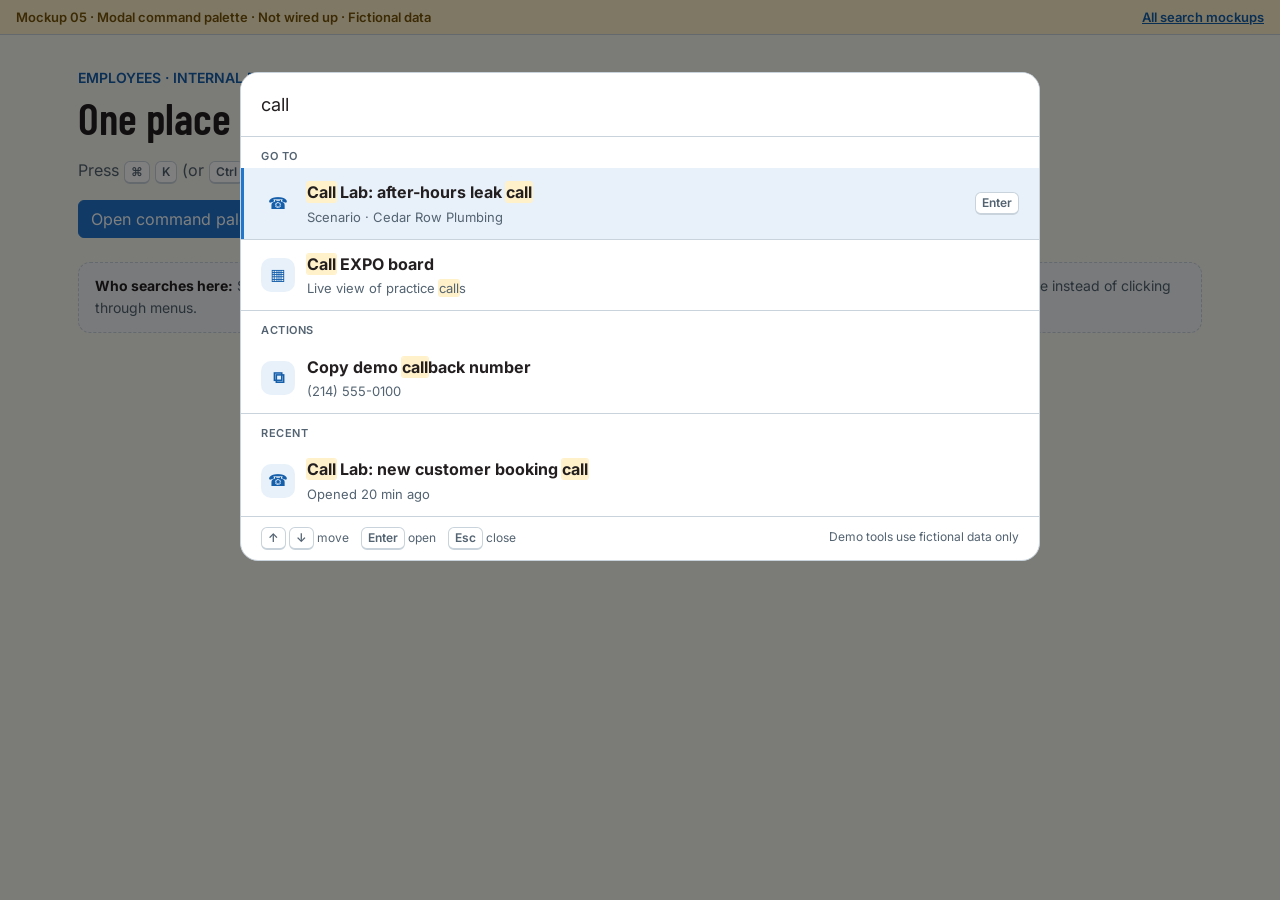
<file: search-mocks/05-employee-demos-command-palette.html>
<!doctype html>
<html lang="en"><head><script src="assets/theme.js"></script>
<meta charset="utf-8"><meta name="viewport" content="width=device-width,initial-scale=1"><meta name="robots" content="noindex,nofollow">
<title>Employee command palette · Mockup 05</title>
<link rel="icon" type="image/png" sizes="32x32" href="assets/favicon-32x32.png">
<link rel="icon" type="image/png" sizes="24x24" href="assets/favicon-24x24.png">
<link rel="icon" type="image/png" sizes="16x16" href="assets/favicon-16x16.png">
<link rel="shortcut icon" href="assets/favicon.ico">
<link rel="apple-touch-icon" sizes="180x180" href="assets/apple-touch-icon.png">
<link rel="stylesheet" href="https://cdn.jsdelivr.net/npm/bootstrap@5.3.3/dist/css/bootstrap.min.css">
<link rel="stylesheet" href="assets/theme.css"><link rel="stylesheet" href="mock.css">
<style>
.palette .modal-content{border-radius:18px;overflow:hidden}
.palette .pal-input{border:0;border-bottom:1px solid var(--sw-line);border-radius:0;font-size:18px;padding:18px 20px;box-shadow:none}
.palette .list-group-item{display:flex;gap:12px;align-items:center;border-left:0;border-right:0;padding:12px 20px}
.palette .grp{font:600 11px/1.4 var(--sw-body);text-transform:uppercase;letter-spacing:.05em;color:var(--sw-muted);padding:12px 20px 4px;background:var(--sw-surface)}
.palette .ic{display:grid;place-items:center;flex:0 0 34px;height:34px;border-radius:10px;background:var(--sw-soft);color:var(--sw-link);font-weight:700}
.palette .list-group-item.active-row{box-shadow:inset 3px 0 0 var(--sw-accent)}
.palette .foot{display:flex;flex-wrap:wrap;gap:12px;padding:10px 20px;border-top:1px solid var(--sw-line);font-size:12px;color:var(--sw-muted)}
</style>
</head><body>
<div class="mock-banner"><span>Mockup 05 · Modal command palette · Not wired up · Fictional data</span><a href="./">All search mockups</a></div>
<main class="mock-page">
  <p class="text-uppercase small fw-semibold mb-1" style="color:var(--sw-link)">Employees · Internal demos</p>
  <h1 class="mock-title">One place to prepare the show.</h1>
  <p class="text-secondary">Press <span class="mock-kbd">⌘</span> <span class="mock-kbd">K</span> (or <span class="mock-kbd">Ctrl</span> <span class="mock-kbd">K</span>) anywhere to jump.</p>
  <button class="btn btn-primary" data-bs-toggle="modal" data-bs-target="#palette">Open command palette</button>
  <aside class="mock-who mt-4"><strong>Who searches here:</strong> Solution Workshop staff before a demo, jumping straight to a Call Lab scenario, an EXPO workspace or a reset tool by name instead of clicking through menus.</aside>
</main>

<div class="modal fade palette" id="palette" tabindex="-1" aria-label="Command palette">
  <div class="modal-dialog modal-dialog-scrollable modal-lg" style="margin-top:8vh">
    <div class="modal-content">
      <label class="visually-hidden" for="pq">Type a command or search</label>
      <input class="form-control pal-input" id="pq" value="call" placeholder="Type a command or search…" autocomplete="off" role="combobox" aria-expanded="true" aria-controls="plist">
      <div class="modal-body p-0"><div class="list-group list-group-flush" id="plist" role="listbox"></div></div>
      <div class="foot"><span><span class="mock-kbd">↑</span> <span class="mock-kbd">↓</span> move</span><span><span class="mock-kbd">Enter</span> open</span><span><span class="mock-kbd">Esc</span> close</span><span class="ms-auto">Demo tools use fictional data only</span></div>
    </div>
  </div>
</div>
<script src="https://cdn.jsdelivr.net/npm/bootstrap@5.3.3/dist/js/bootstrap.bundle.min.js"></script>
<script src="mock.js"></script>
<script>
const cmds = [
  ['Go to','Call Lab: after-hours leak call','Scenario · Cedar Row Plumbing','☎'],
  ['Go to','Call EXPO board','Live view of practice calls','▦'],
  ['Go to','Drive-Thru EXPO','Order-taking demo','▶'],
  ['Go to','Pipes Playground','Receipt and bid practice','⚙'],
  ['Actions','Reset demo customers','Clears the fictional demo records only','↺'],
  ['Actions','Copy demo callback number','(214) 555-0100','⧉'],
  ['Recent','Call Lab: new customer booking call','Opened 20 min ago','☎']
];
const pq = document.getElementById('pq'), list = document.getElementById('plist');
let sel = 0, hits = [];
function render() {
  const v = pq.value; hits = cmds.filter(c => SearchMock.matches([c[1], c[2]], v));
  sel = Math.min(sel, Math.max(hits.length - 1, 0));
  let last = '', html = '';
  hits.forEach((c, i) => {
    if (c[0] !== last) { html += `<div class="grp">${c[0]}</div>`; last = c[0]; }
    html += `<a href="#" class="list-group-item list-group-item-action${i === sel ? ' active-row' : ''}" role="option" aria-selected="${i === sel}"><span class="ic" aria-hidden="true">${c[3]}</span><span><strong class="d-block">${SearchMock.mark(c[1], v)}</strong><span class="mock-meta">${SearchMock.mark(c[2], v)}</span></span>${i === sel ? '<span class="mock-kbd ms-auto">Enter</span>' : ''}</a>`;
  });
  list.innerHTML = html || '<div class="mock-empty">No matching command.</div>';
}
pq.addEventListener('input', () => { sel = 0; render(); });
pq.addEventListener('keydown', e => {
  if (e.key === 'ArrowDown') { sel = Math.min(sel + 1, hits.length - 1); render(); e.preventDefault(); }
  if (e.key === 'ArrowUp') { sel = Math.max(sel - 1, 0); render(); e.preventDefault(); }
});
const modal = new bootstrap.Modal('#palette');
document.getElementById('palette').addEventListener('shown.bs.modal', () => pq.focus());
document.addEventListener('keydown', e => { if ((e.metaKey || e.ctrlKey) && e.key.toLowerCase() === 'k') { e.preventDefault(); modal.show(); } });
render(); modal.show();
</script>
</body></html>
</file>
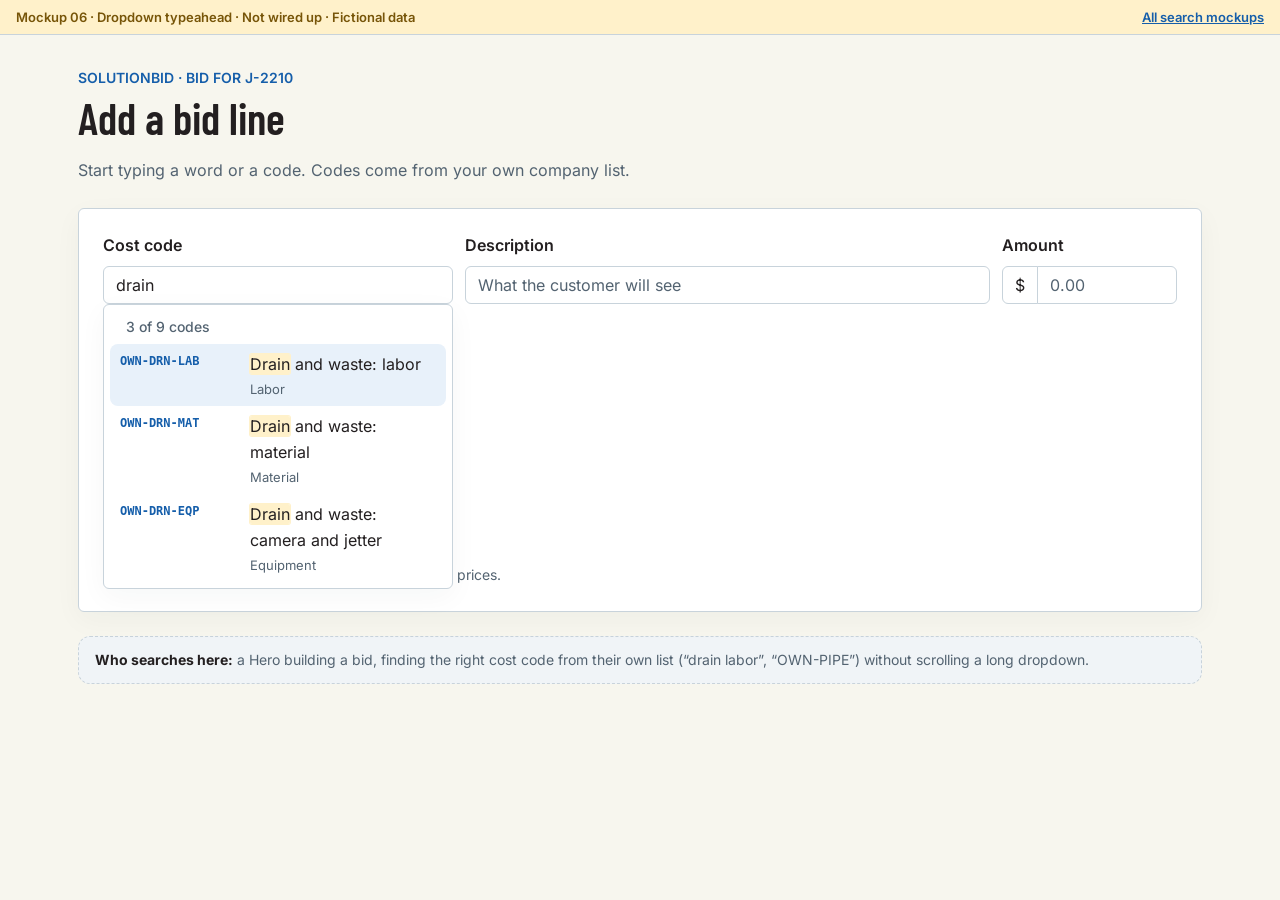
<file: search-mocks/06-solutionbid-typeahead.html>
<!doctype html>
<html lang="en"><head><script src="assets/theme.js"></script>
<meta charset="utf-8"><meta name="viewport" content="width=device-width,initial-scale=1"><meta name="robots" content="noindex,nofollow">
<title>SolutionBid cost code typeahead · Mockup 06</title>
<link rel="icon" type="image/png" sizes="32x32" href="assets/favicon-32x32.png">
<link rel="icon" type="image/png" sizes="24x24" href="assets/favicon-24x24.png">
<link rel="icon" type="image/png" sizes="16x16" href="assets/favicon-16x16.png">
<link rel="shortcut icon" href="assets/favicon.ico">
<link rel="apple-touch-icon" sizes="180x180" href="assets/apple-touch-icon.png">
<link rel="stylesheet" href="https://cdn.jsdelivr.net/npm/bootstrap@5.3.3/dist/css/bootstrap.min.css">
<link rel="stylesheet" href="assets/theme.css"><link rel="stylesheet" href="mock.css">
<style>
.ta .dropdown-menu{width:100%;max-height:340px;overflow:auto;padding:6px}
.ta .dropdown-item{white-space:normal;border-radius:8px;padding:8px 10px;display:flex;gap:12px;align-items:flex-start}
.ta .dropdown-item.active,.ta .dropdown-item:active{background:var(--sw-soft);color:var(--sw-ink)}
.code{font:600 12px/1.6 ui-monospace,SFMono-Regular,Menlo,monospace;color:var(--sw-link);flex:0 0 auto;min-width:118px}
.line{display:grid;grid-template-columns:1fr;gap:12px}
@media(min-width:768px){.line{grid-template-columns:2fr 3fr 1fr}}
</style>
</head><body>
<div class="mock-banner"><span>Mockup 06 · Dropdown typeahead · Not wired up · Fictional data</span><a href="./">All search mockups</a></div>
<main class="mock-page">
  <p class="text-uppercase small fw-semibold mb-1" style="color:var(--sw-link)">SolutionBid · Bid for J-2210</p>
  <h1 class="mock-title">Add a bid line</h1>
  <p class="text-secondary mb-4">Start typing a word or a code. Codes come from your own company list.</p>

  <div class="card p-3 p-md-4">
    <div class="line">
      <div class="ta dropdown">
        <label class="form-label fw-semibold" for="cc">Cost code</label>
        <input class="form-control" id="cc" value="drain" autocomplete="off" role="combobox" aria-expanded="true" aria-controls="ccList" aria-autocomplete="list">
        <div class="dropdown-menu show" id="ccList" role="listbox"></div>
      </div>
      <div><label class="form-label fw-semibold" for="desc">Description</label><input class="form-control" id="desc" placeholder="What the customer will see"></div>
      <div><label class="form-label fw-semibold" for="amt">Amount</label><div class="input-group"><span class="input-group-text">$</span><input class="form-control" id="amt" inputmode="decimal" placeholder="0.00"></div></div>
    </div>
    <div style="height:260px" aria-hidden="true"></div>
    <p class="small text-secondary mb-0">Amounts are what you enter. SolutionBid does not set prices.</p>
  </div>
  <aside class="mock-who mt-4"><strong>Who searches here:</strong> a Hero building a bid, finding the right cost code from their own list (“drain labor”, “OWN-PIPE”) without scrolling a long dropdown.</aside>
</main>
<script src="mock.js"></script>
<script>
const codes = [
  ['OWN-DRN-LAB','Drain and waste: labor','Labor'],['OWN-DRN-MAT','Drain and waste: material','Material'],['OWN-DRN-EQP','Drain and waste: camera and jetter','Equipment'],
  ['OWN-PIPE-LAB','Pipe and connections: labor','Labor'],['OWN-PIPE-MAT','Pipe and connections: material','Material'],
  ['OWN-FIX-LAB','Fixtures: labor','Labor'],['OWN-WH-MAT','Water heaters: material','Material'],['OWN-TRIP','Trip charge','Fee'],['OWN-PRM','Permits and inspections','Fee']
];
const cc = document.getElementById('cc'), menu = document.getElementById('ccList');
let sel = 0, hits = [];
function render() {
  const v = cc.value; hits = codes.filter(c => SearchMock.matches(c, v)); sel = Math.min(sel, Math.max(hits.length - 1, 0));
  menu.classList.toggle('show', document.activeElement === cc || !!v);
  menu.innerHTML = `<h6 class="dropdown-header">${hits.length} of ${codes.length} codes</h6>` + (hits.map((c, i) => `<button type="button" class="dropdown-item${i === sel ? ' active' : ''}" role="option" aria-selected="${i === sel}" data-i="${i}"><span class="code">${SearchMock.mark(c[0], v)}</span><span><span class="d-block">${SearchMock.mark(c[1], v)}</span><span class="mock-meta">${c[2]}</span></span></button>`).join('') || '<div class="mock-empty">No code matches. <a href="#">Add a company code</a></div>');
}
menu.addEventListener('click', e => { const b = e.target.closest('[data-i]'); if (!b) return; const c = hits[+b.dataset.i]; cc.value = c[0]; document.getElementById('desc').value = c[1]; menu.classList.remove('show'); });
cc.addEventListener('input', () => { sel = 0; render(); });
cc.addEventListener('keydown', e => {
  if (e.key === 'ArrowDown') { sel = Math.min(sel + 1, hits.length - 1); render(); e.preventDefault(); }
  if (e.key === 'ArrowUp') { sel = Math.max(sel - 1, 0); render(); e.preventDefault(); }
  if (e.key === 'Enter' && hits[sel]) { cc.value = hits[sel][0]; document.getElementById('desc').value = hits[sel][1]; menu.classList.remove('show'); e.preventDefault(); }
  if (e.key === 'Escape') menu.classList.remove('show');
});
render();
</script>
</body></html>
</file>
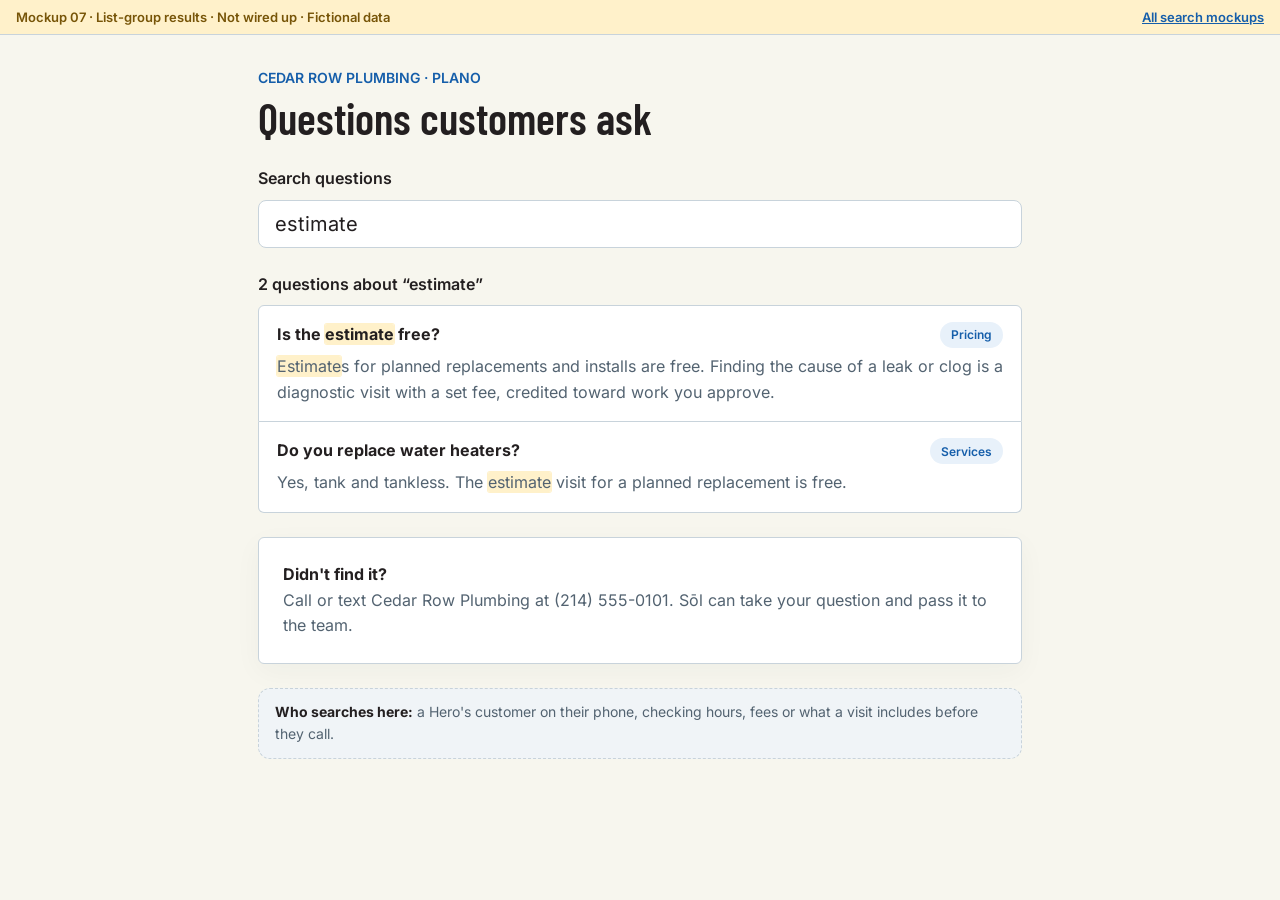
<file: search-mocks/07-hero-faq-list-group.html>
<!doctype html>
<html lang="en"><head><script src="assets/theme.js"></script>
<meta charset="utf-8"><meta name="viewport" content="width=device-width,initial-scale=1"><meta name="robots" content="noindex,nofollow">
<title>Customer FAQ search · Mockup 07</title>
<link rel="icon" type="image/png" sizes="32x32" href="assets/favicon-32x32.png">
<link rel="icon" type="image/png" sizes="24x24" href="assets/favicon-24x24.png">
<link rel="icon" type="image/png" sizes="16x16" href="assets/favicon-16x16.png">
<link rel="shortcut icon" href="assets/favicon.ico">
<link rel="apple-touch-icon" sizes="180x180" href="assets/apple-touch-icon.png">
<link rel="stylesheet" href="https://cdn.jsdelivr.net/npm/bootstrap@5.3.3/dist/css/bootstrap.min.css">
<link rel="stylesheet" href="assets/theme.css"><link rel="stylesheet" href="mock.css">
<style>.faq .list-group-item{padding:16px 18px}.faq .list-group-item p{margin:6px 0 0;color:var(--sw-muted)}</style>
</head><body>
<div class="mock-banner"><span>Mockup 07 · List-group results · Not wired up · Fictional data</span><a href="./">All search mockups</a></div>
<main class="mock-page" style="max-width:820px">
  <p class="text-uppercase small fw-semibold mb-1" style="color:var(--sw-link)">Cedar Row Plumbing · Plano</p>
  <h1 class="mock-title">Questions customers ask</h1>
  <form role="search" class="my-4" onsubmit="event.preventDefault()">
    <label class="form-label fw-semibold" for="fq">Search questions</label>
    <input class="form-control form-control-lg" id="fq" type="search" value="estimate" placeholder="e.g. weekend, estimate, water heater" autocomplete="off">
  </form>
  <p class="fw-semibold mb-2" id="fcount" aria-live="polite"></p>
  <div class="list-group faq mb-4" id="flist"></div>
  <div class="card p-3 p-md-4">
    <strong>Didn't find it?</strong>
    <span class="text-secondary">Call or text Cedar Row Plumbing at (214) 555-0101. Sōl can take your question and pass it to the team.</span>
  </div>
  <aside class="mock-who mt-4"><strong>Who searches here:</strong> a Hero's customer on their phone, checking hours, fees or what a visit includes before they call.</aside>
</main>
<script src="mock.js"></script>
<script>
const faqs = [
  ['Pricing','Is the estimate free?','Estimates for planned replacements and installs are free. Finding the cause of a leak or clog is a diagnostic visit with a set fee, credited toward work you approve.'],
  ['Pricing','Will I get a firm price before work starts?','Yes. Any range you hear by phone is not a quote. Your plumber gives you a firm price to approve before repairs begin.'],
  ['Scheduling','Do you work weekends?','Saturday mornings by appointment. After-hours emergency visits carry an extra charge, stated when you book.'],
  ['Scheduling','How do I change my appointment?','Reply to your reminder text or call (214) 555-0101.'],
  ['Services','Do you replace water heaters?','Yes, tank and tankless. The estimate visit for a planned replacement is free.'],
  ['Texting','How do I stop text messages?','Reply STOP to any message. Reply HELP for help.']
];
const fq = document.getElementById('fq');
function render() {
  const v = fq.value, hits = faqs.filter(f => SearchMock.matches(f, v));
  document.getElementById('fcount').textContent = `${hits.length} question${hits.length === 1 ? '' : 's'}${v.trim() ? ` about “${v.trim()}”` : ''}`;
  document.getElementById('flist').innerHTML = hits.map(f => `<a href="#" class="list-group-item list-group-item-action"><div class="d-flex justify-content-between gap-3 align-items-start"><strong>${SearchMock.mark(f[1], v)}</strong><span class="mock-status info">${f[0]}</span></div><p>${SearchMock.mark(f[2], v)}</p></a>`).join('') || '<div class="list-group-item mock-empty">No questions match. Try fewer words.</div>';
}
fq.addEventListener('input', render); render();
</script>
</body></html>
</file>
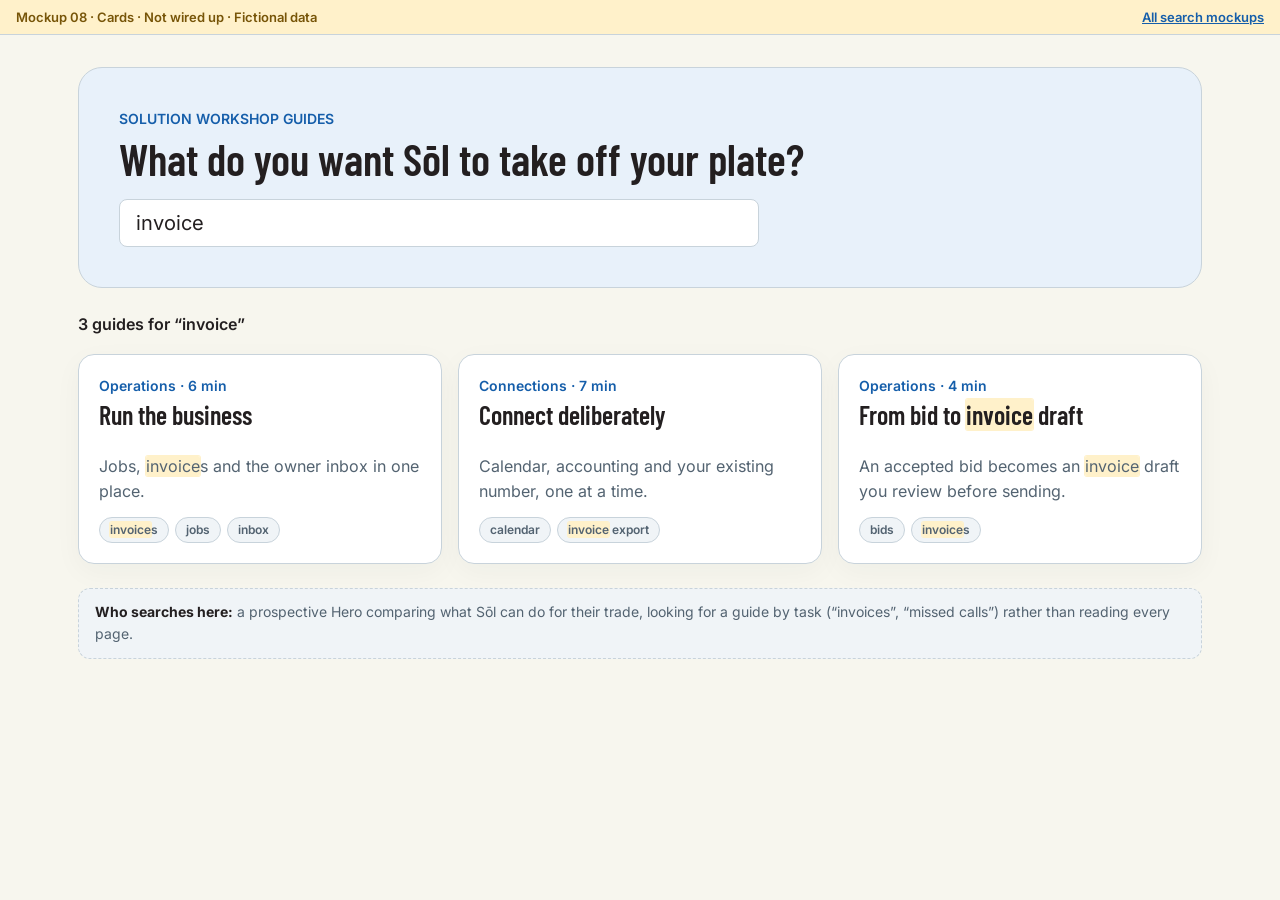
<file: search-mocks/08-learn-guides-cards.html>
<!doctype html>
<html lang="en"><head><script src="assets/theme.js"></script>
<meta charset="utf-8"><meta name="viewport" content="width=device-width,initial-scale=1"><meta name="robots" content="noindex,nofollow">
<title>Guide search cards · Mockup 08</title>
<link rel="icon" type="image/png" sizes="32x32" href="assets/favicon-32x32.png">
<link rel="icon" type="image/png" sizes="24x24" href="assets/favicon-24x24.png">
<link rel="icon" type="image/png" sizes="16x16" href="assets/favicon-16x16.png">
<link rel="shortcut icon" href="assets/favicon.ico">
<link rel="apple-touch-icon" sizes="180x180" href="assets/apple-touch-icon.png">
<link rel="stylesheet" href="https://cdn.jsdelivr.net/npm/bootstrap@5.3.3/dist/css/bootstrap.min.css">
<link rel="stylesheet" href="assets/theme.css"><link rel="stylesheet" href="mock.css">
<style>
.search-hero{background:var(--sw-soft);border:1px solid var(--sw-line);border-radius:24px;padding:28px 20px}
@media(min-width:768px){.search-hero{padding:40px}}
.guide.card{height:100%;padding:20px;border-radius:16px;transition:transform .15s}
.guide.card:hover{transform:translateY(-2px)}
.guide h2{font-size:26px}
.guide .tags{display:flex;flex-wrap:wrap;gap:6px;margin-top:auto;padding-top:12px}
</style>
</head><body>
<div class="mock-banner"><span>Mockup 08 · Cards · Not wired up · Fictional data</span><a href="./">All search mockups</a></div>
<main class="mock-page">
  <section class="search-hero mb-4">
    <p class="text-uppercase small fw-semibold mb-1" style="color:var(--sw-link)">Solution Workshop guides</p>
    <h1 class="mock-title">What do you want Sōl to take off your plate?</h1>
    <form role="search" class="mt-3" style="max-width:640px" onsubmit="event.preventDefault()">
      <label class="visually-hidden" for="gq">Search guides</label>
      <input class="form-control form-control-lg" id="gq" type="search" value="invoice" placeholder="Search guides: calls, invoices, calendar…" autocomplete="off">
    </form>
  </section>
  <p class="fw-semibold" id="gcount" aria-live="polite"></p>
  <div class="row row-cols-1 row-cols-md-2 row-cols-xl-3 g-3" id="grid"></div>
  <aside class="mock-who mt-4"><strong>Who searches here:</strong> a prospective Hero comparing what Sōl can do for their trade, looking for a guide by task (“invoices”, “missed calls”) rather than reading every page.</aside>
</main>
<script src="mock.js"></script>
<script>
const guides = [
  ['Operations','Run the business','Jobs, invoices and the owner inbox in one place.',['invoices','jobs','inbox'],'6 min'],
  ['Calls','How a call becomes work','A ringing phone turns into a booked job and a recap text.',['calls','booking'],'5 min'],
  ['Connections','Connect deliberately','Calendar, accounting and your existing number, one at a time.',['calendar','invoice export'],'7 min'],
  ['Verticals','Take a vertical tour','Plumbing, lawn care, salons and dog walking side by side.',['trades'],'8 min'],
  ['Operations','From bid to invoice draft','An accepted bid becomes an invoice draft you review before sending.',['bids','invoices'],'4 min'],
  ['Calls','Never miss the after-hours call','What Sōl says at 2 AM, and what it leaves for you.',['calls','after hours'],'3 min']
];
const gq = document.getElementById('gq');
function render() {
  const v = gq.value, hits = guides.filter(g => SearchMock.matches([g[0], g[1], g[2], g[3].join(' ')], v));
  document.getElementById('gcount').textContent = `${hits.length} guide${hits.length === 1 ? '' : 's'}${v.trim() ? ` for “${v.trim()}”` : ''}`;
  document.getElementById('grid').innerHTML = hits.map(g => `<div class="col"><a href="#" class="card guide text-decoration-none d-flex flex-column" style="color:var(--sw-ink)"><span class="small fw-semibold" style="color:var(--sw-link)">${g[0]} · ${g[4]}</span><h2 class="mt-1 mb-2">${SearchMock.mark(g[1], v)}</h2><p class="text-secondary mb-0">${SearchMock.mark(g[2], v)}</p><span class="tags">${g[3].map(t => `<span class="mock-status"><span>${SearchMock.mark(t, v)}</span></span>`).join('')}</span></a></div>`).join('') || '<div class="col-12 mock-empty">No guide matches. Try “calls” or “calendar”.</div>';
}
gq.addEventListener('input', render); render();
</script>
</body></html>
</file>
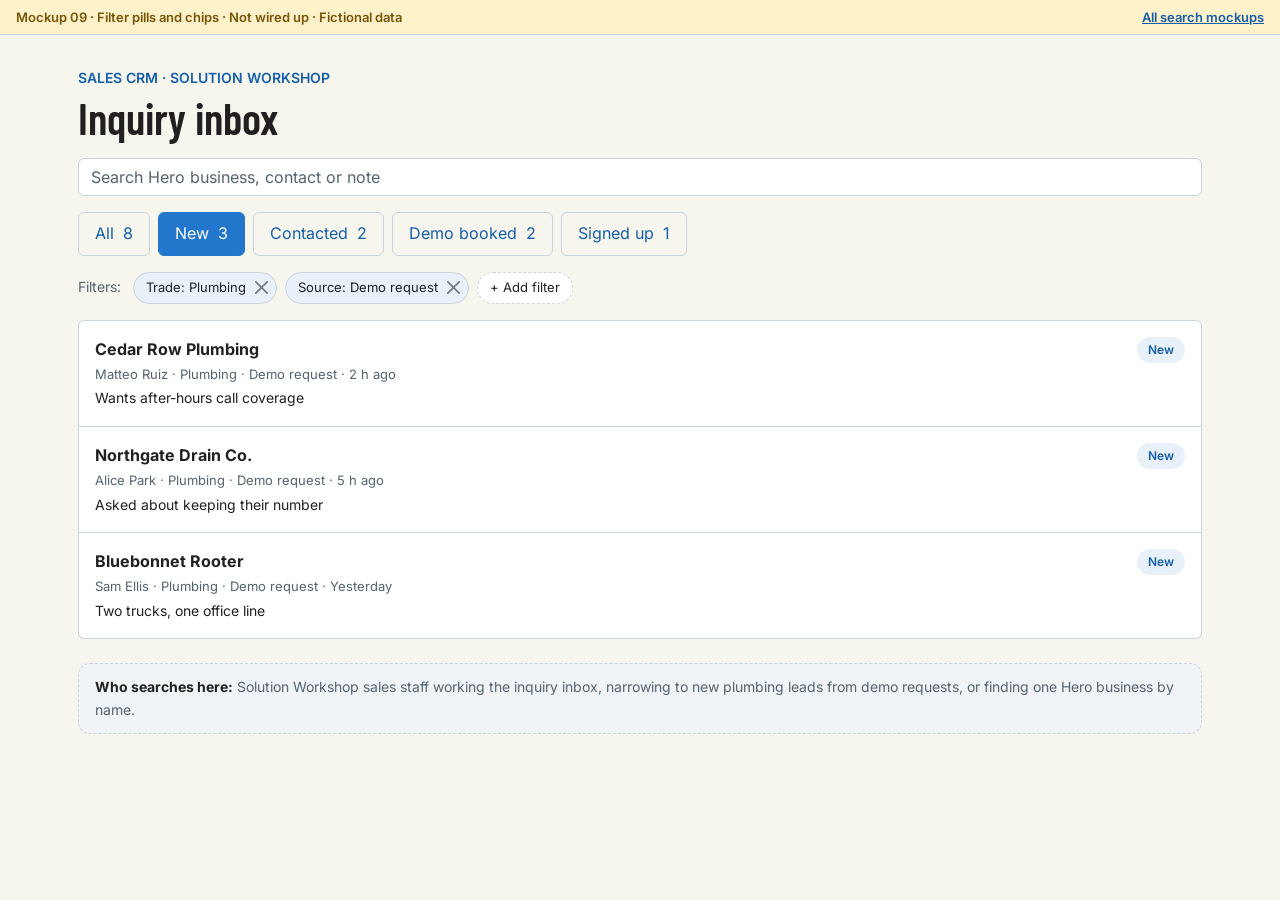
<file: search-mocks/09-sales-crm-filter-pills.html>
<!doctype html>
<html lang="en"><head><script src="assets/theme.js"></script>
<meta charset="utf-8"><meta name="viewport" content="width=device-width,initial-scale=1"><meta name="robots" content="noindex,nofollow">
<title>Sales CRM filters · Mockup 09</title>
<link rel="icon" type="image/png" sizes="32x32" href="assets/favicon-32x32.png">
<link rel="icon" type="image/png" sizes="24x24" href="assets/favicon-24x24.png">
<link rel="icon" type="image/png" sizes="16x16" href="assets/favicon-16x16.png">
<link rel="shortcut icon" href="assets/favicon.ico">
<link rel="apple-touch-icon" sizes="180x180" href="assets/apple-touch-icon.png">
<link rel="stylesheet" href="https://cdn.jsdelivr.net/npm/bootstrap@5.3.3/dist/css/bootstrap.min.css">
<link rel="stylesheet" href="assets/theme.css"><link rel="stylesheet" href="mock.css">
<style>.pills-scroll{flex-wrap:wrap}.pills-scroll .nav-link{white-space:nowrap;min-height:38px}.chip-btn{border:1px dashed var(--sw-line);border-radius:999px;background:transparent;color:var(--sw-link);font-size:13px;min-height:32px;padding:4px 12px}</style>
</head><body>
<div class="mock-banner"><span>Mockup 09 · Filter pills and chips · Not wired up · Fictional data</span><a href="./">All search mockups</a></div>
<main class="mock-page">
  <p class="text-uppercase small fw-semibold mb-1" style="color:var(--sw-link)">Sales CRM · Solution Workshop</p>
  <h1 class="mock-title">Inquiry inbox</h1>
  <form role="search" class="my-3" onsubmit="event.preventDefault()">
    <label class="visually-hidden" for="iq">Search inquiries</label>
    <input class="form-control" id="iq" type="search" placeholder="Search Hero business, contact or note" autocomplete="off">
  </form>
  <ul class="nav nav-pills gap-2 pills-scroll mb-3" id="status" role="tablist">
    <li class="nav-item"><button class="nav-link" data-s="">All <span class="ms-1">8</span></button></li>
    <li class="nav-item"><button class="nav-link active" data-s="New">New <span class="ms-1">3</span></button></li>
    <li class="nav-item"><button class="nav-link" data-s="Contacted">Contacted <span class="ms-1">2</span></button></li>
    <li class="nav-item"><button class="nav-link" data-s="Demo booked">Demo booked <span class="ms-1">2</span></button></li>
    <li class="nav-item"><button class="nav-link" data-s="Signed up">Signed up <span class="ms-1">1</span></button></li>
  </ul>
  <div class="d-flex flex-wrap gap-2 align-items-center mb-3" id="chips">
    <span class="small text-secondary me-1">Filters:</span>
    <span class="mock-chip" data-chip="trade">Trade: Plumbing <button type="button" class="btn-close" aria-label="Remove Trade: Plumbing"></button></span>
    <span class="mock-chip" data-chip="source">Source: Demo request <button type="button" class="btn-close" aria-label="Remove Source: Demo request"></button></span>
    <button type="button" class="chip-btn">+ Add filter</button>
  </div>
  <div class="list-group" id="ilist"></div>
  <aside class="mock-who mt-4"><strong>Who searches here:</strong> Solution Workshop sales staff working the inquiry inbox, narrowing to new plumbing leads from demo requests, or finding one Hero business by name.</aside>
</main>
<script src="mock.js"></script>
<script>
const inq = [
  ['Cedar Row Plumbing','Matteo Ruiz','Plumbing','Demo request','New','Wants after-hours call coverage','2 h ago'],
  ['Northgate Drain Co.','Alice Park','Plumbing','Demo request','New','Asked about keeping their number','5 h ago'],
  ['Bluebonnet Rooter','Sam Ellis','Plumbing','Demo request','New','Two trucks, one office line','Yesterday'],
  ['Greenway Lawn Co.','Jo Tran','Lawn care','Referral','Contacted','Seasonal billing question','Nov 20'],
  ['Pawsome Walks','Rae Kim','Dog walking','Demo request','Demo booked','Demo Thu 2 PM','Nov 19'],
  ['Brightline Electric','Devin Shah','Electrical','Website','Contacted','Left voicemail','Nov 18'],
  ['Cut & Co. Studio','Mia Ford','Salon','Referral','Demo booked','Demo Mon 10 AM','Nov 17'],
  ['Elm Street Plumbing','Ty Moore','Plumbing','Demo request','Signed up','Onboarding started','Nov 10']
];
const state = { s: 'New', trade: 'Plumbing', source: 'Demo request' };
const iq = document.getElementById('iq');
const tone = { 'New': 'info', 'Contacted': '', 'Demo booked': 'warn', 'Signed up': 'good' };
function render() {
  const v = iq.value;
  const hits = inq.filter(r => (!state.s || r[4] === state.s) && (!state.trade || r[2] === state.trade) && (!state.source || r[3] === state.source) && SearchMock.matches([r[0], r[1], r[5]], v));
  document.getElementById('ilist').innerHTML = hits.map(r => `<a href="#" class="list-group-item list-group-item-action py-3"><div class="d-flex justify-content-between gap-2 flex-wrap"><strong>${SearchMock.mark(r[0], v)}</strong><span class="mock-status ${tone[r[4]]}">${r[4]}</span></div><span class="mock-meta">${SearchMock.mark(r[1], v)} · ${r[2]} · ${r[3]} · ${r[6]}</span><span class="d-block small mt-1">${SearchMock.mark(r[5], v)}</span></a>`).join('') || '<div class="list-group-item mock-empty">No inquiries match these filters.</div>';
}
document.getElementById('status').addEventListener('click', e => { const b = e.target.closest('[data-s]'); if (!b) return; document.querySelectorAll('#status .nav-link').forEach(n => n.classList.toggle('active', n === b)); state.s = b.dataset.s; render(); });
document.getElementById('chips').addEventListener('click', e => { const c = e.target.closest('.btn-close'); if (!c) return; const chip = c.parentElement; state[chip.dataset.chip] = ''; chip.remove(); render(); });
iq.addEventListener('input', render); render();
</script>
</body></html>
</file>
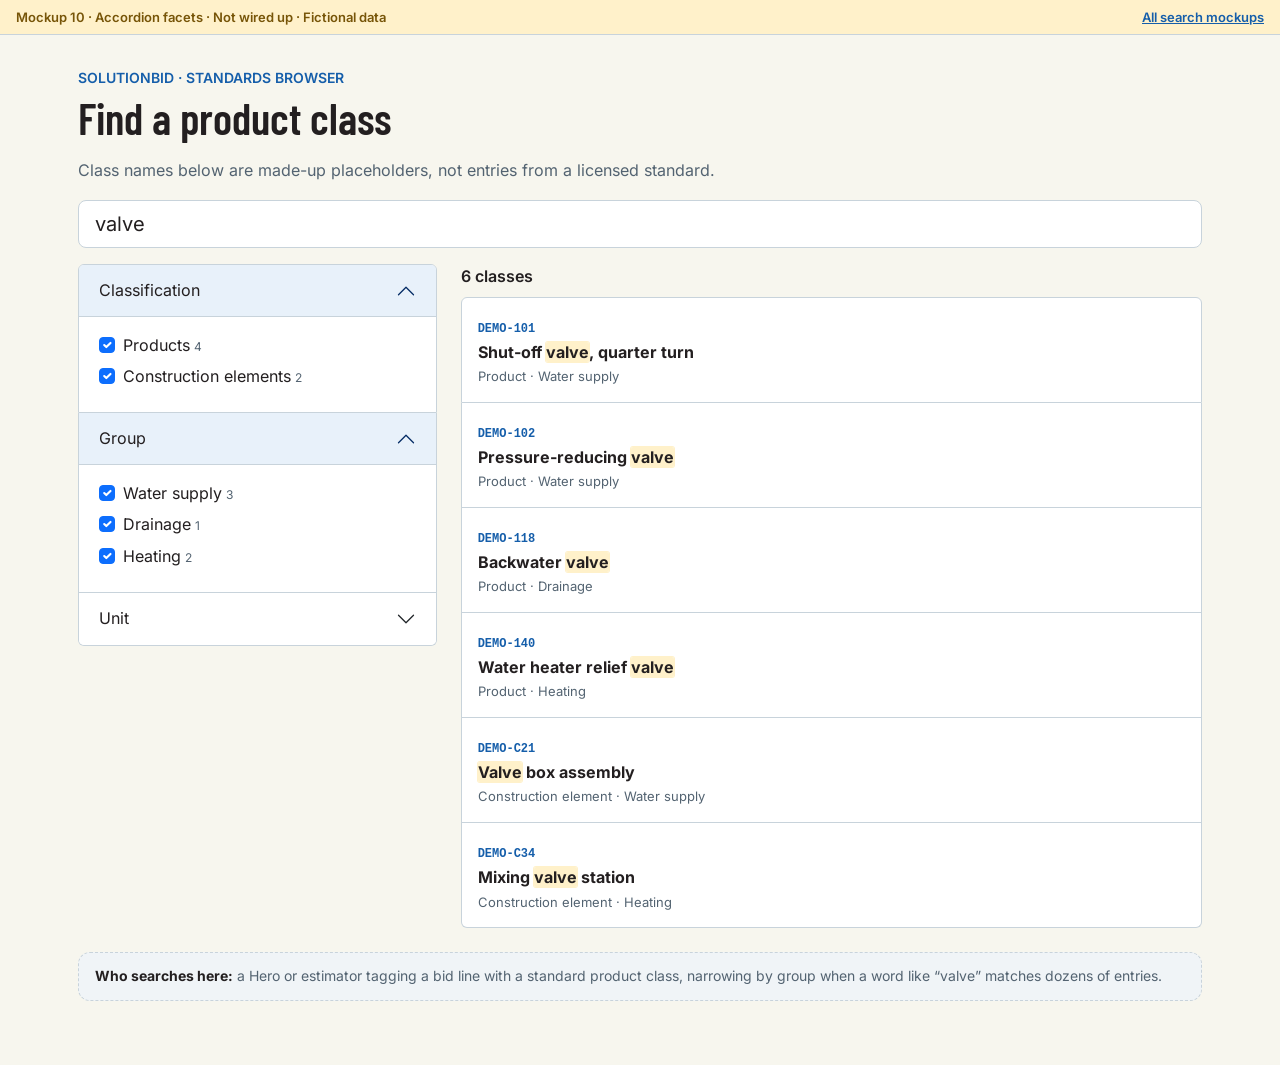
<file: search-mocks/10-bid-standards-accordion-facets.html>
<!doctype html>
<html lang="en"><head><script src="assets/theme.js"></script>
<meta charset="utf-8"><meta name="viewport" content="width=device-width,initial-scale=1"><meta name="robots" content="noindex,nofollow">
<title>Product class search facets · Mockup 10</title>
<link rel="icon" type="image/png" sizes="32x32" href="assets/favicon-32x32.png">
<link rel="icon" type="image/png" sizes="24x24" href="assets/favicon-24x24.png">
<link rel="icon" type="image/png" sizes="16x16" href="assets/favicon-16x16.png">
<link rel="shortcut icon" href="assets/favicon.ico">
<link rel="apple-touch-icon" sizes="180x180" href="assets/apple-touch-icon.png">
<link rel="stylesheet" href="https://cdn.jsdelivr.net/npm/bootstrap@5.3.3/dist/css/bootstrap.min.css">
<link rel="stylesheet" href="assets/theme.css"><link rel="stylesheet" href="mock.css">
<style>.facets .form-check{margin-bottom:6px}.facets .count{color:var(--sw-muted);font-size:12px;margin-left:4px}.cls{font:600 12px/1.6 ui-monospace,SFMono-Regular,Menlo,monospace;color:var(--sw-link)}</style>
</head><body>
<div class="mock-banner"><span>Mockup 10 · Accordion facets · Not wired up · Fictional data</span><a href="./">All search mockups</a></div>
<main class="mock-page">
  <p class="text-uppercase small fw-semibold mb-1" style="color:var(--sw-link)">SolutionBid · Standards browser</p>
  <h1 class="mock-title">Find a product class</h1>
  <p class="text-secondary">Class names below are made-up placeholders, not entries from a licensed standard.</p>
  <form role="search" class="my-3" onsubmit="event.preventDefault()">
    <label class="visually-hidden" for="sq">Search product classes</label>
    <input class="form-control form-control-lg" id="sq" type="search" value="valve" placeholder="Search classes, e.g. valve, fitting, heater" autocomplete="off">
  </form>
  <div class="row g-4">
    <div class="col-lg-4">
      <div class="accordion facets" id="facets">
        <div class="accordion-item">
          <h2 class="accordion-header"><button class="accordion-button" type="button" data-bs-toggle="collapse" data-bs-target="#fStd" aria-expanded="true" aria-controls="fStd">Classification</button></h2>
          <div id="fStd" class="accordion-collapse collapse show"><div class="accordion-body">
            <div class="form-check"><input class="form-check-input" type="checkbox" id="s1" value="Product" checked><label class="form-check-label" for="s1">Products<span class="count">4</span></label></div>
            <div class="form-check"><input class="form-check-input" type="checkbox" id="s2" value="Construction" checked><label class="form-check-label" for="s2">Construction elements<span class="count">2</span></label></div>
          </div></div>
        </div>
        <div class="accordion-item">
          <h2 class="accordion-header"><button class="accordion-button" type="button" data-bs-toggle="collapse" data-bs-target="#fGrp" aria-expanded="true" aria-controls="fGrp">Group</button></h2>
          <div id="fGrp" class="accordion-collapse collapse show"><div class="accordion-body">
            <div class="form-check"><input class="form-check-input" type="checkbox" id="g1" value="Water supply" checked><label class="form-check-label" for="g1">Water supply<span class="count">3</span></label></div>
            <div class="form-check"><input class="form-check-input" type="checkbox" id="g2" value="Drainage" checked><label class="form-check-label" for="g2">Drainage<span class="count">1</span></label></div>
            <div class="form-check"><input class="form-check-input" type="checkbox" id="g3" value="Heating" checked><label class="form-check-label" for="g3">Heating<span class="count">2</span></label></div>
          </div></div>
        </div>
        <div class="accordion-item">
          <h2 class="accordion-header"><button class="accordion-button collapsed" type="button" data-bs-toggle="collapse" data-bs-target="#fUnit" aria-expanded="false" aria-controls="fUnit">Unit</button></h2>
          <div id="fUnit" class="accordion-collapse collapse"><div class="accordion-body">
            <div class="form-check"><input class="form-check-input" type="checkbox" id="u1" checked disabled><label class="form-check-label" for="u1">Each</label></div>
            <div class="form-check"><input class="form-check-input" type="checkbox" id="u2" checked disabled><label class="form-check-label" for="u2">Linear foot</label></div>
          </div></div>
        </div>
      </div>
    </div>
    <div class="col-lg-8">
      <p class="fw-semibold mb-2" id="rcount" aria-live="polite"></p>
      <div class="list-group" id="rlist"></div>
    </div>
  </div>
  <aside class="mock-who mt-4"><strong>Who searches here:</strong> a Hero or estimator tagging a bid line with a standard product class, narrowing by group when a word like “valve” matches dozens of entries.</aside>
</main>
<script src="https://cdn.jsdelivr.net/npm/bootstrap@5.3.3/dist/js/bootstrap.bundle.min.js"></script>
<script src="mock.js"></script>
<script>
const classes = [
  ['DEMO-101','Shut-off valve, quarter turn','Product','Water supply'],
  ['DEMO-102','Pressure-reducing valve','Product','Water supply'],
  ['DEMO-118','Backwater valve','Product','Drainage'],
  ['DEMO-140','Water heater relief valve','Product','Heating'],
  ['DEMO-C21','Valve box assembly','Construction','Water supply'],
  ['DEMO-C34','Mixing valve station','Construction','Heating']
];
const sq = document.getElementById('sq');
function checked(ids) { return ids.filter(id => document.getElementById(id).checked).map(id => document.getElementById(id).value); }
function render() {
  const v = sq.value, std = checked(['s1','s2']), grp = checked(['g1','g2','g3']);
  const hits = classes.filter(c => std.includes(c[2]) && grp.includes(c[3]) && SearchMock.matches([c[0], c[1]], v));
  document.getElementById('rcount').textContent = `${hits.length} class${hits.length === 1 ? '' : 'es'}`;
  document.getElementById('rlist').innerHTML = hits.map(c => `<a href="#" class="list-group-item list-group-item-action py-3"><span class="cls">${c[0]}</span><strong class="d-block">${SearchMock.mark(c[1], v)}</strong><span class="mock-meta">${c[2] === 'Product' ? 'Product' : 'Construction element'} · ${c[3]}</span></a>`).join('') || '<div class="list-group-item mock-empty">No classes match. Clear a filter or try another word.</div>';
}
document.getElementById('facets').addEventListener('change', render); sq.addEventListener('input', render); render();
</script>
</body></html>
</file>
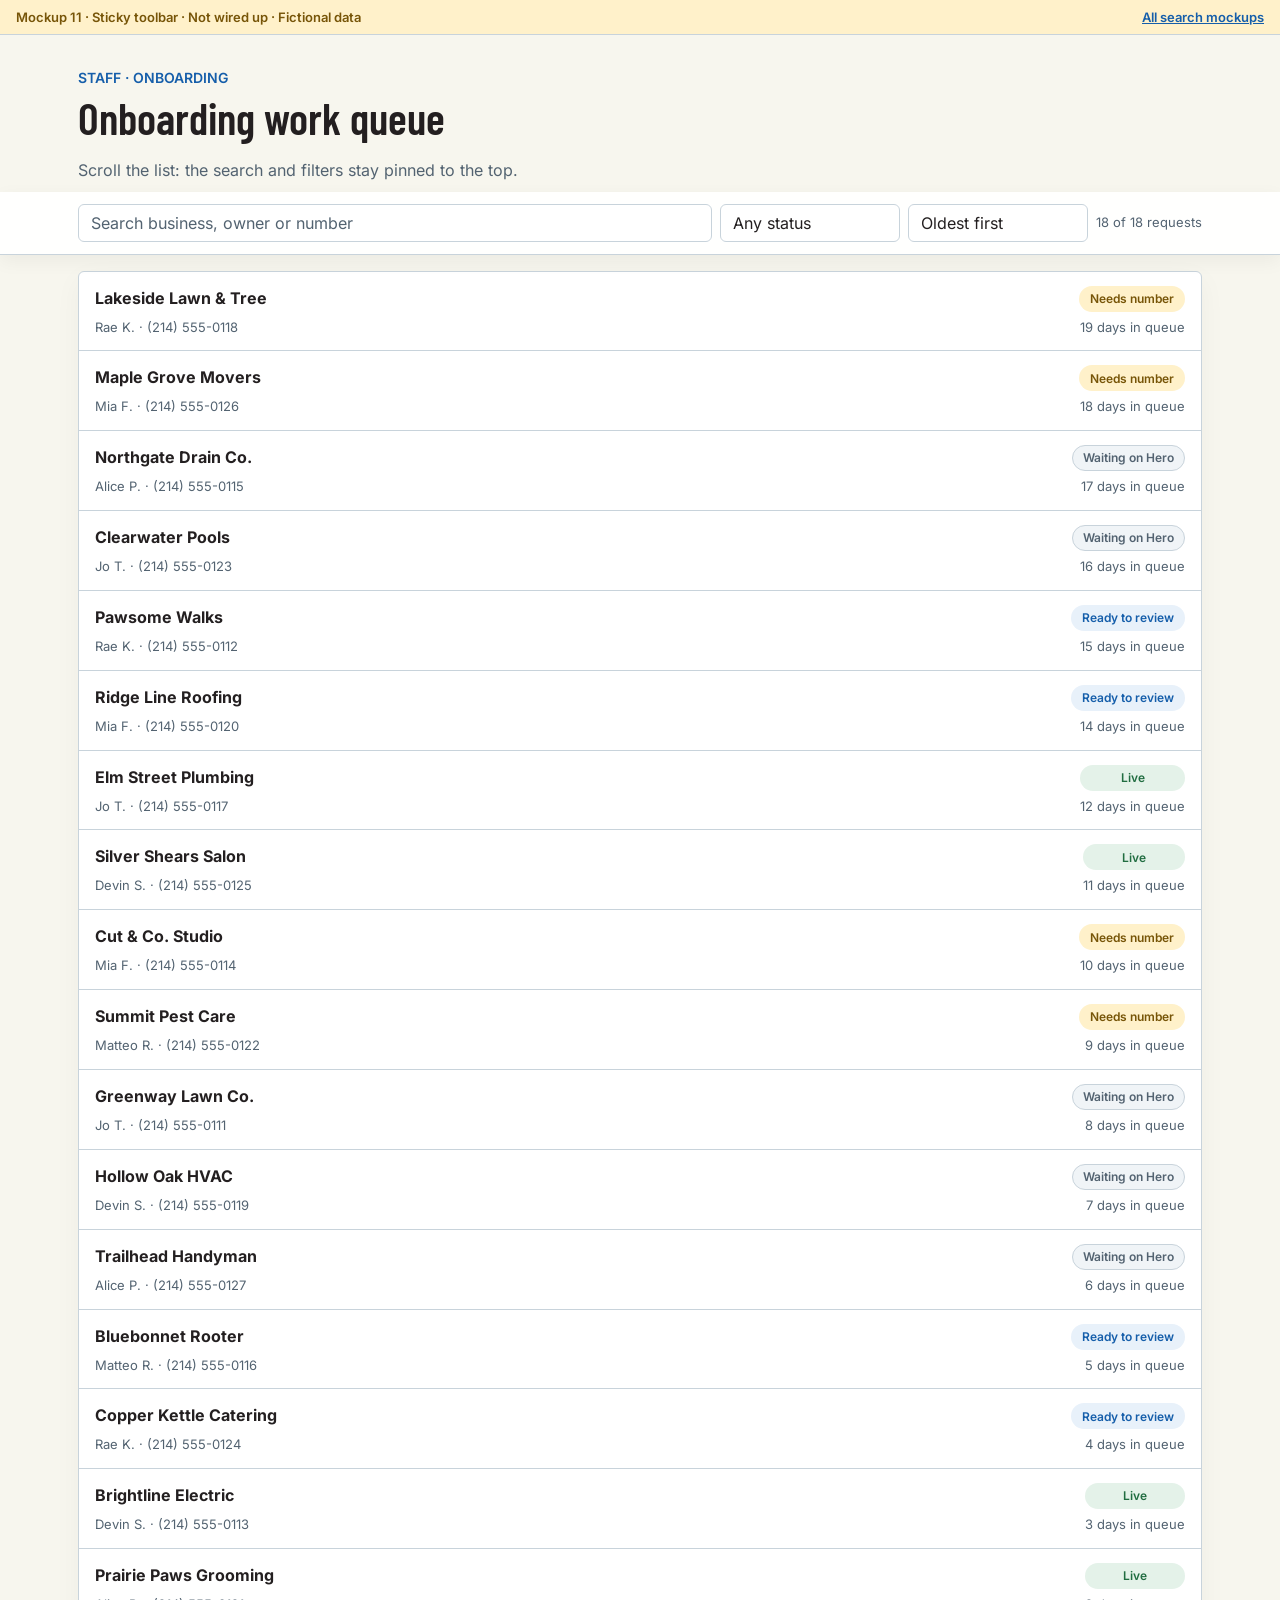
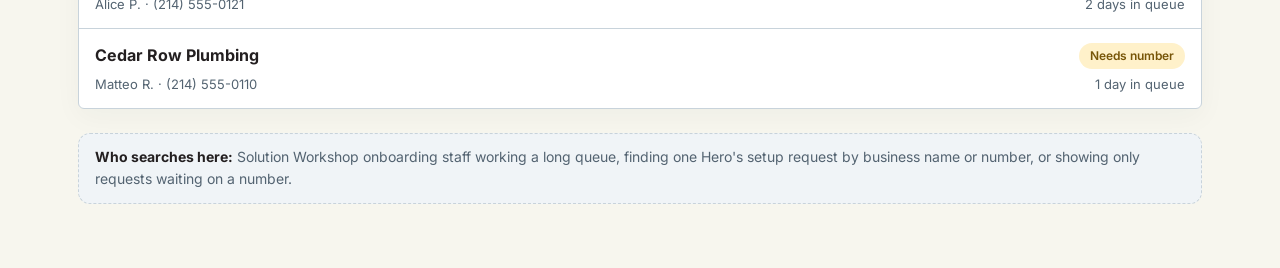
<file: search-mocks/11-onboarding-queue-sticky-toolbar.html>
<!doctype html>
<html lang="en"><head><script src="assets/theme.js"></script>
<meta charset="utf-8"><meta name="viewport" content="width=device-width,initial-scale=1"><meta name="robots" content="noindex,nofollow">
<title>Onboarding queue toolbar · Mockup 11</title>
<link rel="icon" type="image/png" sizes="32x32" href="assets/favicon-32x32.png">
<link rel="icon" type="image/png" sizes="24x24" href="assets/favicon-24x24.png">
<link rel="icon" type="image/png" sizes="16x16" href="assets/favicon-16x16.png">
<link rel="shortcut icon" href="assets/favicon.ico">
<link rel="apple-touch-icon" sizes="180x180" href="assets/apple-touch-icon.png">
<link rel="stylesheet" href="https://cdn.jsdelivr.net/npm/bootstrap@5.3.3/dist/css/bootstrap.min.css">
<link rel="stylesheet" href="assets/theme.css"><link rel="stylesheet" href="mock.css">
<style>
.toolbar{position:sticky;top:0;z-index:10;background:color-mix(in srgb,var(--sw-surface) 94%,transparent);backdrop-filter:blur(8px);border-bottom:1px solid var(--sw-line);box-shadow:0 6px 18px #0000000d}
.toolbar .inner{max-width:1180px;margin:0 auto;padding:12px 16px;display:grid;gap:8px;grid-template-columns:1fr 1fr}
.toolbar .q{grid-column:1/-1}
@media(min-width:768px){.toolbar .inner{padding:12px 28px;grid-template-columns:minmax(0,1fr) 180px 180px auto;align-items:center}.toolbar .q{grid-column:auto}}
.toolbar .count{grid-column:1/-1;font-size:13px;color:var(--sw-muted)}
@media(min-width:768px){.toolbar .count{grid-column:auto;white-space:nowrap}}
.req{display:grid;gap:4px 16px;grid-template-columns:1fr auto;padding:14px 16px;border-bottom:1px solid var(--sw-line)}
.req:last-child{border-bottom:0}
</style>
</head><body>
<div class="mock-banner"><span>Mockup 11 · Sticky toolbar · Not wired up · Fictional data</span><a href="./">All search mockups</a></div>
<div class="mock-page pb-2"><p class="text-uppercase small fw-semibold mb-1" style="color:var(--sw-link)">Staff · Onboarding</p><h1 class="mock-title">Onboarding work queue</h1><p class="text-secondary mb-0">Scroll the list: the search and filters stay pinned to the top.</p></div>
<div class="toolbar" role="search">
  <div class="inner">
    <div class="q"><label class="visually-hidden" for="oq">Search setup requests</label><input class="form-control" id="oq" type="search" placeholder="Search business, owner or number" autocomplete="off"></div>
    <div><label class="visually-hidden" for="ost">Status</label><select class="form-select" id="ost"><option value="">Any status</option><option>Needs number</option><option>Waiting on Hero</option><option>Ready to review</option><option>Live</option></select></div>
    <div><label class="visually-hidden" for="osort">Sort</label><select class="form-select" id="osort"><option value="age">Oldest first</option><option value="name">Business A–Z</option></select></div>
    <div class="count" id="ocount" aria-live="polite"></div>
  </div>
</div>
<main class="mock-page pt-3">
  <div class="card p-0" id="olist"></div>
  <aside class="mock-who mt-4"><strong>Who searches here:</strong> Solution Workshop onboarding staff working a long queue, finding one Hero's setup request by business name or number, or showing only requests waiting on a number.</aside>
</main>
<script src="mock.js"></script>
<script>
const names = ['Cedar Row Plumbing','Greenway Lawn Co.','Pawsome Walks','Brightline Electric','Cut & Co. Studio','Northgate Drain Co.','Bluebonnet Rooter','Elm Street Plumbing','Lakeside Lawn & Tree','Hollow Oak HVAC','Ridge Line Roofing','Prairie Paws Grooming','Summit Pest Care','Clearwater Pools','Copper Kettle Catering','Silver Shears Salon','Maple Grove Movers','Trailhead Handyman'];
const statuses = ['Needs number','Waiting on Hero','Ready to review','Live'];
const tone = { 'Needs number': 'warn', 'Waiting on Hero': '', 'Ready to review': 'info', 'Live': 'good' };
const reqs = names.map((n, i) => ({ n, owner: ['Matteo R.','Jo T.','Rae K.','Devin S.','Mia F.','Alice P.'][i % 6], phone: `(214) 555-01${String(10 + i).padStart(2, '0')}`, s: statuses[i % 4], age: 1 + ((i * 7) % 19) }));
const oq = document.getElementById('oq'), ost = document.getElementById('ost'), osort = document.getElementById('osort');
function render() {
  const v = oq.value;
  let hits = reqs.filter(r => (!ost.value || r.s === ost.value) && SearchMock.matches([r.n, r.owner, r.phone], v));
  hits.sort(osort.value === 'name' ? (a, b) => a.n.localeCompare(b.n) : (a, b) => b.age - a.age);
  document.getElementById('ocount').textContent = `${hits.length} of ${reqs.length} requests`;
  document.getElementById('olist').innerHTML = hits.map(r => `<a href="#" class="req text-decoration-none" style="color:var(--sw-ink)"><strong>${SearchMock.mark(r.n, v)}</strong><span class="mock-status ${tone[r.s]}">${r.s}</span><span class="mock-meta">${SearchMock.mark(r.owner, v)} · ${SearchMock.mark(r.phone, v)}</span><span class="mock-meta text-end">${r.age} day${r.age === 1 ? '' : 's'} in queue</span></a>`).join('') || '<div class="mock-empty">No requests match.</div>';
}
[oq, ost, osort].forEach(el => el.addEventListener('input', render)); render();
</script>
</body></html>
</file>
<file: search-mocks/assets/theme.css>
/* Copied from solutionworkshop/platform public/shared/theme.css for the search mockups (#690). */
@import url('fonts.css');
:root,html[data-theme=light]{color-scheme:light;--sw-canvas:#f7f6ee;--sw-surface:#fff;--sw-raised:#f0f4f7;--sw-ink:#231f20;--sw-muted:#536371;--sw-line:#c8d3db;--sw-accent:#2277cc;--sw-link:#155eaa;--sw-soft:#e8f1fa;--sw-button-ink:#fff;--sw-good:#216d41;--sw-good-bg:#e4f2e9;--sw-warn:#775508;--sw-warn-bg:#fff1ca;--sw-danger:#b02d44;--sw-danger-bg:#fce9ed;--sw-sun:#805d00;--sw-shadow:0 8px 28px #17283b0a;--sw-heading:'Barlow Condensed',Impact,sans-serif;--sw-body:Inter,system-ui,-apple-system,'Segoe UI',sans-serif}
html[data-theme=dark]{color-scheme:dark;--sw-canvas:#101923;--sw-surface:#192634;--sw-raised:#213244;--sw-ink:#f1f4f7;--sw-muted:#b7c6d3;--sw-line:#40566b;--sw-accent:#82baff;--sw-link:#98c8ff;--sw-soft:#233c56;--sw-button-ink:#101923;--sw-good:#86d6a5;--sw-good-bg:#1c3c2e;--sw-warn:#ffda7a;--sw-warn-bg:#42351b;--sw-danger:#ffadba;--sw-danger-bg:#452833;--sw-sun:#ffcc3d;--sw-shadow:0 8px 28px #0002}
html[data-product=grass]{--sw-accent:#228800;--sw-link:#246b11;--sw-soft:#e8f1df}html[data-product=stay]{--sw-accent:#777755;--sw-link:#656541;--sw-soft:#eeede3}
html[data-theme=dark][data-product=grass]{--sw-accent:#9edb85;--sw-link:#b0e99a;--sw-soft:#253c28}html[data-theme=dark][data-product=stay]{--sw-accent:#d2cba4;--sw-link:#e0d8b2;--sw-soft:#393b31}
html[data-theme]{--bg:var(--sw-canvas);--canvas:var(--sw-canvas);--paper:var(--sw-surface);--panel:var(--sw-surface);--panel2:var(--sw-raised);--surface:var(--sw-surface);--card:var(--sw-surface);--ink:var(--sw-ink);--text:var(--sw-ink);--muted:var(--sw-muted);--text-muted:var(--sw-muted);--line:var(--sw-line);--border:var(--sw-line);--accent:var(--sw-accent);--blue:var(--sw-accent);--accent-soft:var(--sw-soft);--accent-ink:var(--sw-button-ink);--button-ink:var(--sw-button-ink);--green:var(--sw-good);--good:var(--sw-good);--good-soft:var(--sw-good-bg);--amber:var(--sw-warn);--warn-ink:var(--sw-warn);--warn-bg:var(--sw-warn-bg);--danger:var(--sw-danger);--sun:var(--sw-sun);--gold:var(--sw-sun);--brass:var(--sw-sun);--heading:var(--sw-heading);--body:var(--sw-body);--bs-body-bg:var(--sw-canvas);--bs-body-color:var(--sw-ink);--bs-secondary-color:var(--sw-muted);--bs-border-color:var(--sw-line)}
html[data-theme] body{background:var(--sw-canvas);color:var(--sw-ink);font-family:var(--sw-body);line-height:1.6}
html[data-theme] :is(h1,h2,h3,h4){font-family:var(--sw-heading);letter-spacing:0;line-height:1.1}
html[data-theme] :is(h1,h2,h3,h4) + p{margin-top:1rem}
html[data-theme] :is(.panel,.card,.widget,.run,.step,.status-card,.submit-card,.sample,.sw-faq,.quiet-card,.legal,dialog,.dropdown-menu,.crew,.stop,.note,.privacy-note,.result){background:var(--sw-surface);color:var(--sw-ink);border-color:var(--sw-line);box-shadow:var(--sw-shadow)}
html[data-theme] :is(.stat,.tracking-controls,.purpose,.service-tabs a,.onboarding-card){background:var(--sw-raised);color:var(--sw-ink);border-color:var(--sw-line)}
html[data-theme] :is(input:not([type=checkbox]):not([type=radio]):not([type=range]):not([type=submit]),textarea,select,.form-control,.form-select,.input-group-text){background:var(--sw-surface);color:var(--sw-ink);border-color:var(--sw-line);font-family:var(--sw-body)}
html[data-theme] :is(input,textarea)::placeholder{color:var(--sw-muted);opacity:1}
html[data-theme] :is(.muted,.text-muted,.text-secondary,.form-text,.top-note,.hint,.source){color:var(--sw-muted)!important}
html[data-theme] :is(.form-label,.sw-faq h2,.sw-faq summary,.sw-faq details p,.sw-faq>p,.sw-faq a){color:var(--sw-ink)}
html[data-theme] a:not([class]){color:var(--sw-link)}
html[data-theme] :is(button,.btn,.cta){font-family:var(--sw-body)}
html[data-theme] :is(button.primary,.btn-primary,.btn-info,.cta,.assign){background:var(--sw-accent);border-color:var(--sw-accent);color:var(--sw-button-ink)}
html[data-theme] :is(button.secondary,.secondary,.btn-outline-info,.btn-outline-light){background:transparent;color:var(--sw-link);border-color:var(--sw-line)}
html[data-theme] :is(.pill,.truth,.badge){display:inline-flex;align-items:center;justify-content:center;min-height:28px;line-height:1.35;padding:5px 10px;max-width:100%;overflow-wrap:anywhere;white-space:normal;vertical-align:middle}
html[data-theme] :is(.pill,.truth){background:var(--sw-raised);border-color:var(--sw-line);color:var(--sw-muted)}
html[data-theme] :is(.pill.good,.confirmed,.available){color:var(--sw-good)}html[data-theme] .pill.good{background:var(--sw-good-bg)}
html[data-theme] :is(.pill.warn,.held,.text-warning){color:var(--sw-warn)!important}html[data-theme] .pill.warn{background:var(--sw-warn-bg)}
html[data-theme] :is(.released,.text-danger){color:var(--sw-danger)!important}
html[data-theme] :is(.text-success){color:var(--sw-good)!important}
html[data-theme] :is(.tab.active,.service-tabs a.active){background:var(--sw-accent);color:var(--sw-button-ink)}html[data-theme] .service-tabs a.active small{color:inherit}
html[data-theme] :focus-visible{outline:3px solid var(--sw-accent);outline-offset:4px}
html[data-theme] :is(.job,.invoice,.vehicle,.request,.message,.event){overflow-wrap:anywhere}
html[data-theme] .widget-head{gap:16px;flex-wrap:wrap}.widget-head .truth{max-width:100%;text-align:left}
html[data-theme] .hero:not(.first-win){background:var(--sw-canvas);color:var(--sw-ink)}
html[data-theme] .promise-panel{background:var(--sw-surface);border:1px solid var(--sw-line);border-radius:24px;box-shadow:var(--sw-shadow)}
html[data-theme] .promise-kicker{color:var(--sw-sun)}
html[data-theme] .promise h1{font-size:clamp(44px,5.1vw,76px);font-weight:700;letter-spacing:-.015em}
html[data-theme] .home-footer{border-color:var(--sw-line)}
html[data-theme] .legacy :is(.text-white,.text-light){color:var(--sw-ink)!important}
html[data-theme] .legacy #ai-engine,html[data-theme] .legacy #ai-engine [style*="background:"]{background:var(--sw-raised)!important;color:var(--sw-ink)}
html[data-theme] .legacy .key-badge{color:#fff}.legacy .key-badge.bg-warning{color:#231f20!important}
html[data-theme] .sol-grid article{background:var(--sw-surface);border:1px solid var(--sw-line);color:var(--sw-ink)}html[data-theme] .sol-grid p{color:var(--sw-muted)}
html[data-theme] :is(dialog,.promise-panel){color:var(--sw-ink)}
html[data-theme] :is(.crew-grid){grid-template-columns:repeat(auto-fit,minmax(min(100%,300px),1fr))}
html[data-theme] #notice{color:var(--sw-muted)}
/* Global navigation is namespaced to avoid legacy header/nav/button rules. */
#sw-site-header{position:relative;z-index:100;isolation:isolate;width:100%;background:var(--sw-surface);color:var(--sw-ink);border-bottom:1px solid var(--sw-line);font:14px/1.5 var(--sw-body);text-align:left}
#sw-site-header *{box-sizing:border-box}
#sw-site-header .sw-site-bar{max-width:1440px;margin:auto;padding:16px 28px;display:flex;align-items:center;gap:28px;position:relative}
#sw-site-header .sw-site-logo{display:flex;flex-shrink:0;align-items:center;width:174px;min-height:52px}
#sw-site-header .sw-site-logo img{display:block;width:174px;height:auto;max-height:60px;object-fit:contain;filter:none;border:0;border-radius:0}
#sw-site-header .sw-site-logo .sw-site-letter{display:none}
#sw-site-header nav{display:flex;align-items:center;gap:22px;margin:0;padding:0;flex:1;overflow:visible}
#sw-site-header .sw-disclosure{border:0;padding:0;margin:0;position:static;background:none;color:inherit}
#sw-site-header summary{list-style:none;display:flex;align-items:center;gap:8px;cursor:pointer;padding:12px 0;font:600 14px/1.4 var(--sw-body);min-height:44px;white-space:nowrap;color:var(--sw-ink)}
#sw-site-header summary::-webkit-details-marker{display:none}
#sw-site-header summary>span{color:var(--sw-link)}
#sw-site-header details[open] summary{color:var(--sw-link)}
#sw-site-header .sw-mega{position:absolute;top:100%;left:28px;right:28px;padding:28px;background:var(--sw-surface);border:1px solid var(--sw-line);border-radius:0 0 20px 20px;box-shadow:0 24px 48px #0003;max-height:75vh;overflow:auto;overscroll-behavior:contain}
#sw-site-header .sw-menu-heading{display:flex;align-items:baseline;gap:24px;flex-wrap:wrap;border-bottom:1px solid var(--sw-line);padding-bottom:16px;margin-bottom:16px}
#sw-site-header h2{font:700 32px/1.1 var(--sw-heading);margin:0;color:var(--sw-ink)}
#sw-site-header p{font:14px/1.5 var(--sw-body);color:var(--sw-muted);margin:0}
#sw-site-header .sw-menu-grid{display:grid;grid-template-columns:repeat(3,minmax(0,1fr));gap:8px}
#sw-site-header a{color:var(--sw-ink);text-decoration:none;font:inherit;letter-spacing:normal}
#sw-site-header .sw-menu-grid a{display:flex;align-items:center;gap:14px;border:1px solid transparent;border-radius:12px;padding:14px;min-height:78px}
#sw-site-header .sw-menu-grid a:hover,#sw-site-header .sw-menu-grid a:focus-visible,#sw-site-header [aria-current=page]{background:var(--sw-soft);border-color:var(--sw-line)}
#sw-site-header strong{display:block;font-weight:650;font-size:15px}#sw-site-header small{display:block;color:var(--sw-muted);font-size:12px;line-height:1.5;margin-top:3px}
#sw-site-header .sw-menu-icon{display:grid;place-items:center;background:var(--sw-soft);color:var(--sw-link);border-radius:13px;flex:0 0 42px;height:42px;font-size:23px}
#sw-site-header .sw-site-actions{display:flex;align-items:center;gap:20px;margin-left:auto}
#sw-site-header .sw-appearance{display:block;margin:0;color:var(--sw-muted);font:11px/1.5 var(--sw-body);letter-spacing:.03em}
#sw-site-header select{display:block;min-height:36px;width:90px;padding:5px 8px;margin:1px 0 0;border:1px solid var(--sw-line);border-radius:6px;background:var(--sw-surface);color:var(--sw-ink);font:13px/1.4 var(--sw-body)}
#sw-site-header .sw-account-link{display:flex;gap:12px;white-space:nowrap;padding:10px 0;font-weight:600}
#sw-site-header .sw-menu-toggle{display:none;background:var(--sw-surface);border:1px solid var(--sw-line);border-radius:8px;color:var(--sw-ink);min-height:44px;padding:8px 12px;width:auto;font:600 14px var(--sw-body)}
@media(max-width:1080px){#sw-site-header .sw-site-bar{flex-wrap:wrap;gap:12px;padding:12px 20px}#sw-site-header .sw-menu-toggle{display:flex;align-items:center;gap:12px;margin-left:auto}#sw-site-header nav{display:none;order:4;flex:0 0 100%;width:100%;align-items:stretch;gap:0}#sw-site-header nav.sw-open{display:flex;flex-direction:column}#sw-site-header summary{justify-content:space-between;padding:14px 4px}#sw-site-header .sw-site-actions{margin-left:6px}#sw-site-header .sw-mega{position:static;max-height:65vh;border-radius:12px;box-shadow:none;padding:16px}#sw-site-header .sw-menu-grid{grid-template-columns:repeat(2,minmax(0,1fr))}#sw-site-header .sw-account-link{display:none}}
@media(max-width:540px){#sw-site-header .sw-site-bar{padding:10px 16px;gap:10px}#sw-site-header .sw-site-logo{width:44px}#sw-site-header .sw-site-logo img{display:none}#sw-site-header .sw-site-logo .sw-site-letter{display:block;width:40px;height:40px}#sw-site-header .sw-menu-grid{grid-template-columns:1fr}#sw-site-header .sw-menu-heading{gap:8px}#sw-site-header .sw-menu-grid a{padding:10px 6px}#sw-site-header .sw-mega{padding:16px 12px}#sw-site-header .sw-appearance{font-size:10px}#sw-site-header select{min-height:36px}}
@media(prefers-reduced-motion:reduce){html{scroll-behavior:auto!important}*,*::before,*::after{animation-duration:.01ms!important;transition-duration:.01ms!important}}
@media print{#sw-site-header{display:none!important}html[data-theme] body{background:#fff;color:#000}html[data-theme] :is(.panel,.card,.widget,.legal){background:#fff;color:#000;box-shadow:none}}

/* Operational controls keep explicit foreground/background pairs in both modes. */
html[data-theme] button{background:var(--sw-surface);color:var(--sw-ink);border-color:var(--sw-line)}
html[data-theme] :is(button.primary,.btn-primary,.btn-info,button.cta,.assign,.activate){background:var(--sw-accent);color:var(--sw-button-ink);border-color:var(--sw-accent)}
html[data-theme] :is(.customer-list button.active,.tabs .active){background:var(--sw-soft);color:var(--sw-link);border-color:var(--sw-accent)}
html[data-theme] .customer-list button small{color:var(--sw-muted)}
html[data-theme] .logo{background:transparent}
html[data-theme] .promise h1{font-size:clamp(40px,4.2vw,60px)}
@media(min-width:1000px){html[data-theme] .promise-panel{grid-template-columns:1.1fr 1fr;padding:40px!important;column-gap:40px}.promise-panel .before-after img{aspect-ratio:2.2}}

/* Legacy page families: pair surfaces and text instead of inverting artwork. */
html[data-theme] :is(.eyebrow,.kicker,.number,.watch,.macron){color:var(--sw-link)}
html[data-theme] :is(.lede,.section-copy){color:var(--sw-muted)}
html[data-theme] body>header:not(.topbar){background:var(--sw-surface);color:var(--sw-ink);border-color:var(--sw-line)}
html[data-theme] :is(.brand,.brand-on-white,.brand-mark){background:transparent;color:var(--sw-ink)}
html[data-theme] :is(.button,.primary,.green-button){background:var(--sw-accent);color:var(--sw-button-ink);border-color:var(--sw-accent)}
html[data-theme] :is(.outline,.outline-light,.button.light){background:var(--sw-surface);color:var(--sw-link);border-color:var(--sw-line)}
html[data-theme] :is(.feature-grid article,.property-grid article,.chair-grid article,.proof article,.meeting-grid article,.guardrails,.route-card,.demo-link,.stage form,.workspace aside,.planner,.walk-card,.statement,.roadmap,.number-summary,.check,.metrics article,.stat-card,.hypotheses article){background:var(--sw-surface);color:var(--sw-ink);border-color:var(--sw-line)}
html[data-theme] :is(.boundary,.projection,.principle,.privacy,.help,.callout,.notice,.final-note,.mini-board div,.goals label:has(input:checked),.ribbon,.hero-picture figcaption){background:var(--sw-soft);color:var(--sw-ink)}
html[data-theme] :is(.boundary p,.principle span,.privacy p,.help p,.notice p,.card p,.points p,.demo-links p,.guardrails span,.proof small,.goals small,.check small,.explain){color:var(--sw-muted)}
html[data-theme] :is(.demo-banner,.contact,.mode-card,.summary,.ticket,.today-card,.flash-grid article){background:var(--sw-raised);color:var(--sw-ink)}
html[data-theme] :is(.contact p,.contact .small,.mode-card strong,.summary>p,.summary-top span,.ticket p,.ticket dt,.ticket #status,.ticket #draftStatus,.today-card small,.hero-art span,.flash-grid small){color:var(--sw-muted)}
html[data-theme] :is(.mode-button.active,.toc>a.active,.step.active,.money){background:var(--sw-soft);color:var(--sw-ink)}
html[data-theme] :is(.reviewed,.pages,.toc>a span,.step span){background:var(--sw-raised);color:var(--sw-link)}
html[data-theme] :is(.toc>a.active span,.step.active span){background:var(--sw-accent);color:var(--sw-button-ink)}
html[data-theme] :is(.welcome aside,.page,.modal>div){background:var(--sw-surface);color:var(--sw-ink)}
html[data-theme] .page p{color:var(--sw-muted)}
html[data-theme] :is(form:not(.growth-form),fieldset){color:var(--sw-ink)}
html[data-theme] :is(label,.safe,.powered,.company,.rule-list span){color:var(--sw-ink)}
html[data-theme] :is(#notice:not(:empty),#saveNotice:not(:empty)){background:var(--sw-soft);color:var(--sw-ink)}
html[data-theme] :is(.bg-white,.bg-light){background:var(--sw-surface)!important;color:var(--sw-ink)}
html[data-theme] .actions a.primary{background:var(--sw-accent);color:var(--sw-button-ink);border-color:var(--sw-accent)}
html[data-theme] body>footer{background:var(--sw-raised);color:var(--sw-muted);border-color:var(--sw-line)}
html[data-theme] body>footer a{color:var(--sw-link)}
html[data-theme] .status{color:var(--sw-muted)}
html[data-theme] .badge{background:var(--sw-soft);color:var(--sw-link)}
html[data-theme] .tab.active{color:var(--sw-button-ink)}
/* Customer-facing demonstrations retain their product accent and honest labels. */
html[data-theme][data-page^="grass/demo"] :is(.promise,.panel){background:var(--sw-surface);color:var(--sw-ink)}
html[data-theme][data-page^="grass/demo"] .panel h1{color:var(--sw-ink)}
html[data-theme][data-page^="grass/demo"] footer{background:var(--sw-raised);color:var(--sw-muted)}
html[data-theme][data-page="grass/outreach"] .meta span{background:var(--sw-raised);color:var(--sw-ink)}
html[data-theme][data-page="bloom"] .grid article{background:var(--sw-surface);color:var(--sw-ink)}
html[data-theme][data-page="barkflex"] h1 em{color:var(--sw-link)}
html[data-theme][data-page="barkflex"] .skip{background:var(--sw-surface);color:var(--sw-ink)}
html[data-theme][data-page="ink"] :is(.hero-art,.flash-grid article){background:var(--sw-raised);color:var(--sw-ink)}
html[data-theme][data-page="ink"] :is(.red-text,.flash-grid span){color:var(--sw-danger)}
html[data-theme][data-page="ink"] form,html[data-theme][data-page="style"] form,html[data-theme][data-page="stay"] form{background:var(--sw-surface)}
html[data-theme][data-page="style"] :is(.chair-grid span,.today-card>span,.ticket-top span){color:var(--sw-link)}
html[data-theme][data-page="stay"] :is(.mode-card strong,.summary .status){color:var(--sw-muted)!important}
html[data-theme][data-page="stay"] .mode-label{color:var(--sw-link)}
html[data-theme][data-page^="stay/lease"] .welcome{background:var(--sw-raised);color:var(--sw-ink)}
html[data-theme][data-page^="stay/lease"] .welcome p:last-child{color:var(--sw-muted)}
html[data-theme][data-page^="stay/lease"] .address{background:var(--sw-soft);color:var(--sw-ink)}
html[data-theme][data-page^="stay/lease"] :is(.address small,.address span){color:var(--sw-muted)}
html[data-theme][data-page^="stay/lease"] .doc-actions a{color:var(--sw-link)}
html[data-theme][data-page^="stay/lease"] .truth span{color:var(--sw-muted)}
html[data-theme][data-page="stay/admin"] .intro aside{background:var(--sw-raised);color:var(--sw-ink)}
html[data-theme][data-page="stay/admin"] .intro aside small{color:var(--sw-muted)}
html[data-theme][data-page="pipes/start"] aside{background:var(--sw-raised);color:var(--sw-ink)}
html[data-theme][data-page="pipes/start"] :is(aside>p:not(.eyebrow),ol li,.quiet-link){color:var(--sw-muted)}
html[data-theme][data-page="pipes/start"] ol li.active{color:var(--sw-link)}
html[data-theme][data-page="pipes/start"] form footer{background:var(--sw-raised)}
html[data-theme][data-page="pipes/receipt-demo"] .paper{background:#fffef5;color:#231f20}
html[data-theme][data-page="pipes/receipt-demo"] .paper :is(h1,h2,h3,b,strong,label){color:#231f20}
html[data-theme][data-page="pipes/receipt-demo"] #result{background:var(--sw-soft);color:var(--sw-ink)}
html[data-theme][data-page="pipes/receipt-demo"] :is(.intro>p:last-child,.workspace aside>small){color:var(--sw-muted)}
html[data-theme][data-page="pipes/play"] .sidebar footer a{color:#b8d9ff}
/* Operational pages use the same four-card, calm dashboard vocabulary. */
html[data-theme][data-page="agents"] :is(article,article.featured,.catalog-note,.human){background:var(--sw-surface);color:var(--sw-ink)}
html[data-theme][data-page="agents"] :is(.facts,.facts strong,.handoff,.human p){color:var(--sw-muted)}
html[data-theme][data-page="growth"] :is(.signal,.points article){background:var(--sw-raised);color:var(--sw-ink)}
html[data-theme][data-page="growth"] :is(.signal p,.boundary,footer){color:var(--sw-muted)}
html[data-theme][data-page="growth"] :is(nav a:last-child,.growth-form a){color:var(--sw-link)}
html[data-theme][data-page="crm"] nav button[aria-pressed=true]{background:var(--sw-accent);color:var(--sw-button-ink)}
html[data-theme][data-page^="expo"] :is(header,.calendar-rail,.calendar-source,.calendar-day,.ticket .owner){background:var(--sw-surface);color:var(--sw-ink)}
html[data-theme][data-page^="expo"] :is(.ticket address,.ticket li.done,footer){color:var(--sw-muted)}
html[data-theme][data-page^="expo"] .calendar-state{background:var(--sw-warn-bg);color:var(--sw-warn)}
html[data-theme][data-page="simulator"] :is(.topbar,.proof,.crm-card,.books-card,.capability-card,.log-card,.event,.access-card){background:var(--sw-surface);color:var(--sw-ink)}
html[data-theme][data-page="simulator"] :is(.proof strong,.crm-name,.books-metric strong,.event-text,.capability-name){color:var(--sw-ink)}
html[data-theme][data-page="simulator"] :is(.crm-detail,.crm-preview,.books-metric small,.capability-detail){color:var(--sw-muted)}
html[data-theme][data-page="simulator"] :is(.crm-heading,.crm-estimate,.books-actions,.count){color:var(--sw-link)}
html[data-theme][data-page="simulator"] .iphone{--muted:#536371;--blue:#2277cc}
html[data-theme][data-page="simulator"] .android{--muted:#b7c6d3;--amber:#ffda7a}
html[data-theme][data-page="simulator"] .iphone .empty{color:#536371}
html[data-theme][data-page="simulator"] .avatar{color:#231f20;background:#ffda7a}
html[data-theme][data-page="simulator"] .iphone .avatar{color:#fff;background:#5a469d}
/* The brand reference displays literal approved swatches in either appearance. */
html[data-theme][data-page="brand"]{--blue:#2277cc;--green:#228800;--home:#777755;--sun:#ffcc3d}
html[data-theme][data-page="brand"] :is(.rule-grid article,.support-grid article,.type-specimen,.type-rules p,.voice-grid article){background:var(--sw-surface);color:var(--sw-ink)}
html[data-theme][data-page="brand"] :is(.hero-copy>p:not(.eyebrow),.section-heading>p,.rule-grid p,.support-grid code,.body-sample p,.voice-grid p,.source-note){color:var(--sw-muted)}
html[data-theme][data-page="brand"] :is(.display-sample,.sol-dark,footer){background:#231f20;color:#fff}
html[data-theme][data-page="brand"] :is(.sol-light,.sol-celebrate,.usage-pair,.credit){color:#231f20}
/* Legacy nav rules must never recolor mega-menu items or distribute them apart. */
#sw-site-header nav{justify-content:flex-start}
#sw-site-header a{background:transparent;color:var(--sw-ink);border-radius:0}
#sw-site-header .sw-menu-grid a{border-radius:12px}
#sw-site-header .sw-menu-grid a:hover,#sw-site-header .sw-menu-grid a:focus-visible{background:var(--sw-soft)}
/* Guides, legal forms, and deeper interactive states. */
html[data-theme] :is(.legal-card,.legal-container,.location-card,.opt-in-card,.sw-tiers,.sw-tiers .sw-tier-card,.sw-tier-policy){background:var(--sw-surface);color:var(--sw-ink);border-color:var(--sw-line)}
html[data-theme] :is(.compliance-alert,.compliance-box,.sw-tiers .sw-tier-status){background:var(--sw-soft);color:var(--sw-ink)}
html[data-theme] :is(.sw-tier-nav,.sw-tiers h2,.sw-tiers h4){color:var(--sw-ink)}
html[data-theme] :is(.sw-tier-scope,.sw-tier-card .sw-tier-boundary){color:var(--sw-muted)}
html[data-theme] :is(.sw-tiers h3,.sw-tiers .sw-tier-eyebrow){color:var(--sw-link)}
html[data-theme] :is(.text-dark,.text-white,.text-light){color:var(--sw-ink)!important}
html[data-theme] :is(.text-info,.text-primary){color:var(--sw-link)!important}
html[data-theme] .skip{background:var(--sw-surface);color:var(--sw-ink);z-index:101}
html[data-theme][data-page^="learn"] :is(.cards article,.tour,.legend,details,.tier-links a,.table-wrap){background:var(--sw-surface);color:var(--sw-ink)}
html[data-theme][data-page^="learn"] :is(.guide-nav a[aria-current=page],.example,thead){background:var(--sw-soft);color:var(--sw-ink)}
html[data-theme][data-page^="learn"] :is(.deck,.legend-link,caption){color:var(--sw-muted)}
html[data-theme][data-page^="learn"] .status{background:var(--sw-soft);color:var(--sw-link);border-color:var(--sw-line)}
html[data-theme][data-page^="learn"] .live-now{background:var(--sw-good-bg);color:var(--sw-good)}
html[data-theme][data-page^="learn"] .pilot{background:var(--sw-warn-bg);color:var(--sw-warn)}
html[data-theme][data-page="owner-alerts"] section{background:var(--sw-surface);border-color:var(--sw-line)}
html[data-theme][data-page="owner-alerts"] .status,html[data-theme][data-page^="grass/"] .status{background:var(--sw-soft);color:var(--sw-ink)}
html[data-theme][data-page="link-help"] p{color:var(--sw-muted)}
html[data-theme][data-page="link-help"] .choice{background:var(--sw-surface);color:var(--sw-ink)}
html[data-theme][data-page="link-help"] .choice span{color:var(--sw-muted)}
html[data-theme][data-page="opt-in"] .form-card{background:var(--sw-surface);color:var(--sw-ink)}
html[data-theme][data-page="opt-in"] .btn-info{background:var(--sw-accent);color:var(--sw-button-ink)!important}
html[data-theme][data-page="board"] .controls a{color:var(--sw-link)!important}
html[data-theme][data-page$="expo"] :is(.clock b,.ticket-head .elapsed){color:var(--sw-link)}
html[data-theme][data-page$="expo"] .controls a{background:var(--sw-surface);color:var(--sw-link)}
html[data-theme][data-page="pipes/play"] aside footer a{color:#b8d9ff}
html[data-theme][data-page="pipes/start"] #counter{color:var(--sw-muted)}
html[data-theme][data-page="simulator"] .proof-icon{color:var(--sw-link)}
html[data-theme][data-page="simulator"] .android .contact-number{color:#b7c6d3}
html[data-theme][data-page="simulator"] .iphone .contact-number{color:#536371}
html[data-theme][data-page="stay/admin"] :is(nav a,.actions a,.timeline i){background:var(--sw-soft);color:var(--sw-ink)}
html[data-theme][data-page="stay/admin"] .error{color:var(--sw-danger)}
html[data-theme][data-page="stay/lease"] :is(.rolebar,.role.active,.field-help){background:var(--sw-surface);color:var(--sw-ink)}
html[data-theme][data-page="stay/lease"] .role span{background:var(--sw-soft);color:var(--sw-link)}
html[data-theme][data-page="stay/lease"] .safe-note{background:var(--sw-soft);color:var(--sw-ink)}
html[data-theme][data-page="stay/lease"] .safe-note span{color:var(--sw-muted)}
html[data-theme][data-page="marty"] :is(.story,.status),html[data-theme][data-page="tiger"] .story{background:var(--sw-raised);color:var(--sw-ink)}
html[data-theme][data-page="tiger"] .caption{color:var(--sw-muted)}
html[data-theme][data-page="barkflex"] .choice:has(input:checked){background:var(--sw-soft);color:var(--sw-ink)}
html[data-theme][data-page="grass"] fieldset{background:var(--sw-surface)}
html[data-theme][data-page="ink"] .ticket-top span{color:var(--sw-link)}
html[data-theme][data-page="brand"] footer a{color:#b8d9ff}
html[data-theme][data-page="pipes/play"] .app>aside footer a{color:#b8d9ff}
html[data-theme][data-page="simulator"] .android .conversation-header{background:#101b29;color:#eef3f8}
html[data-theme][data-page="simulator"] .iphone .conversation-header{background:#fff;color:#172033}
html[data-theme][data-page="stay/admin"] #notice.error{background:var(--sw-danger-bg);color:var(--sw-danger)}
html[data-theme][data-page="stay/lease/sign"] :is(#understand,#signButton){background:var(--sw-accent);color:var(--sw-button-ink)}
html[data-theme][data-page="stay/lease/sign"] #signButton:disabled{background:var(--sw-raised);color:var(--sw-muted);opacity:.7}
html[data-theme][data-page="style"] .status{background:var(--sw-soft);color:var(--sw-link)}
html[data-theme][data-page="style"] .status.open{background:var(--sw-good-bg);color:var(--sw-good)}
html[data-theme][data-page="style"] .status.waiting{background:var(--sw-warn-bg);color:var(--sw-warn)}
html[data-theme] .legacy :is(.key-badge,.badge.bg-info){background:var(--sw-soft)!important;color:var(--sw-link)!important}
html[data-theme][data-page="pipes/receipt-demo"] .line input[type=checkbox]{width:20px;height:20px;padding:0;margin:0;justify-self:start}
html[data-theme][data-page="pipes/receipt-demo"] .line>span{min-width:0;overflow-wrap:anywhere}

html[data-theme] .bg-dark{background:var(--sw-raised)!important;color:var(--sw-ink)}
html[data-theme][data-page="tenant-public"] form{background:var(--sw-surface);color:var(--sw-ink)}
html[data-theme][data-page="tenant-public"] #result{color:var(--sw-good)}
html[data-theme][data-page="logs"] .text-slate-300{color:var(--sw-muted)}
html[data-theme][data-page="home"] .before-after img{object-position:center 30%}
/* Four practical dashboard panels; an empty grid is not a location map. */
html[data-theme][data-page="dashboard"] .dashboard{align-items:start}
html[data-theme][data-page="dashboard"] .map:empty{display:none}
html[data-theme][data-page="dashboard"] .map::after{color:#b7c6d3}
@media(min-width:1100px){html[data-theme][data-page="dashboard"] .widget.wide{grid-column:span 6}}

html[data-theme][data-page="brand"] .voice-grid span{color:var(--sw-link)}
html[data-theme][data-page="grass"] :is(.route-card span,.invoice-brand span,.demo-link span){color:var(--sw-link)}
html[data-theme][data-page="grass/outreach"] .company span{color:var(--sw-muted)}
html[data-theme][data-page="pipes/matt"] header span,html[data-theme][data-page="pipes/receipt-demo"] header span{color:var(--sw-muted)}
html[data-theme][data-page="pipes/start"] .sol{color:var(--sw-link)}
html[data-theme][data-page="simulator"] .contact{background:transparent;color:inherit}
html[data-theme][data-page="simulator"] :is(.copy-label,.copy-icon){color:inherit}
html[data-theme][data-page="stay/admin"] #notice.error{color:var(--sw-danger)!important}
html[data-theme][data-page="stay/lease"] .handoff>span{color:var(--sw-link)}
html[data-theme][data-page="stay/lease/sign"] .doc-actions button{background:var(--sw-accent);color:var(--sw-button-ink)}
html[data-theme] .btn-outline-secondary{color:var(--sw-link);border-color:var(--sw-line)}
html[data-theme][data-page$="expo"] .ticket-actions .bump{background:var(--sw-accent);color:var(--sw-button-ink)}

/* Preserve onboarding validation after the shared control and notice styles. */
html[data-theme][data-page="start"] #main :is(input,select,textarea)[aria-invalid="true"]{border-color:var(--sw-danger);box-shadow:0 0 0 1px var(--sw-danger)}
html[data-theme][data-page="start"] .invalid-feedback:not([hidden]){display:block;color:var(--sw-danger);font-size:.875rem;margin-top:.35rem}
html[data-theme][data-page="start"] #notice.error{background:var(--sw-danger-bg);color:var(--sw-danger);border:1px solid var(--sw-danger)}
html[data-theme][data-page="start"] #notice.error a{color:inherit;text-decoration:underline}
html[data-theme][data-page="start"] #notice.ok{background:var(--sw-good-bg);color:var(--sw-good);border:1px solid var(--sw-good)}
html[data-theme][data-page="barkflex"] .sun{color:var(--sw-sun)}
html[data-theme][data-page="barkflex"] .logo i{color:var(--sw-sun)}
html[data-theme][data-page="growth"] .points .eyebrow{color:var(--sw-link)}
html[data-theme][data-page="pipes/receipt-demo"] .intro p:first-child{color:var(--sw-link)}
html[data-theme][data-page="stay/lease/sign"] .document{background:var(--sw-raised)}
</file>
<file: search-mocks/mock.css>
/* Search mockups (#690). Static design exploration only: nothing here is wired up. */
.mock-banner{display:flex;flex-wrap:wrap;gap:4px 16px;align-items:center;justify-content:space-between;padding:8px 16px;background:var(--sw-warn-bg);color:var(--sw-warn);font:600 13px/1.4 var(--sw-body);border-bottom:1px solid var(--sw-line)}
.mock-banner a{color:inherit;text-decoration:underline}
.mock-who{display:block;border:1px dashed var(--sw-line);border-radius:12px;padding:12px 16px;background:var(--sw-raised);color:var(--sw-muted);font-size:14px}
.mock-who strong{color:var(--sw-ink)}
mark,.mark{background:var(--sw-warn-bg);color:inherit;padding:0;border-radius:2px;box-shadow:0 0 0 1px var(--sw-warn-bg)}
.mock-meta{display:block;color:var(--sw-muted);font-size:13px;line-height:1.45;margin-top:2px}
.mock-kbd{display:inline-block;min-width:22px;padding:1px 6px;border:1px solid var(--sw-line);border-bottom-width:2px;border-radius:6px;background:var(--sw-surface);color:var(--sw-muted);font:600 12px/1.5 var(--sw-body);text-align:center}
.mock-empty{padding:24px;text-align:center;color:var(--sw-muted)}
html[data-theme] .list-group-item{background:var(--sw-surface);color:var(--sw-ink);border-color:var(--sw-line)}
html[data-theme] .list-group-item-action:hover,html[data-theme] .list-group-item-action:focus,html[data-theme] .list-group-item.active-row{background:var(--sw-soft);color:var(--sw-ink)}
html[data-theme] .table{--bs-table-bg:var(--sw-surface);--bs-table-color:var(--sw-ink);--bs-table-border-color:var(--sw-line);--bs-table-hover-bg:var(--sw-soft);--bs-table-hover-color:var(--sw-ink)}
html[data-theme] .dropdown-menu{--bs-dropdown-link-color:var(--sw-ink);--bs-dropdown-link-hover-bg:var(--sw-soft);--bs-dropdown-link-hover-color:var(--sw-ink);--bs-dropdown-header-color:var(--sw-muted)}
html[data-theme] .accordion{--bs-accordion-bg:var(--sw-surface);--bs-accordion-color:var(--sw-ink);--bs-accordion-border-color:var(--sw-line);--bs-accordion-btn-color:var(--sw-ink);--bs-accordion-active-bg:var(--sw-soft);--bs-accordion-active-color:var(--sw-ink)}
html[data-theme] .accordion-button{background:var(--bs-accordion-btn-bg,var(--sw-surface));color:var(--sw-ink)}
html[data-theme] .accordion-button:not(.collapsed){background:var(--sw-soft)}
html[data-theme] :is(.offcanvas,.modal-content){background:var(--sw-surface);color:var(--sw-ink);border-color:var(--sw-line)}
html[data-theme] .nav-pills .nav-link{color:var(--sw-link);background:transparent;border:1px solid var(--sw-line)}
html[data-theme] .nav-pills .nav-link.active{background:var(--sw-accent);color:var(--sw-button-ink);border-color:var(--sw-accent)}
html[data-theme] .btn-close{background:transparent var(--bs-btn-close-bg) center/1em auto no-repeat;border:0}
html[data-theme=dark] .btn-close{filter:invert(1) grayscale(100%) brightness(200%)}
.mock-chip{display:inline-flex;align-items:center;gap:6px;min-height:32px;padding:4px 6px 4px 12px;border:1px solid var(--sw-line);border-radius:999px;background:var(--sw-soft);color:var(--sw-ink);font-size:13px;line-height:1.3}
.mock-chip .btn-close{width:10px;height:10px;padding:4px;flex:0 0 auto}
.mock-status{display:inline-flex;align-items:center;justify-content:center;min-height:26px;padding:3px 10px;border-radius:999px;font-size:12px;font-weight:600;line-height:1.3;white-space:nowrap;background:var(--sw-raised);color:var(--sw-muted);border:1px solid var(--sw-line)}
.mock-status.good{background:var(--sw-good-bg);color:var(--sw-good);border-color:transparent}
.mock-status.warn{background:var(--sw-warn-bg);color:var(--sw-warn);border-color:transparent}
.mock-status.danger{background:var(--sw-danger-bg);color:var(--sw-danger);border-color:transparent}
.mock-status.info{background:var(--sw-soft);color:var(--sw-link);border-color:transparent}
.mock-page{max-width:1180px;margin:0 auto;padding:24px 16px 48px}
@media(min-width:768px){.mock-page{padding:32px 28px 64px}}
.mock-title{font-size:clamp(30px,4vw,44px);margin:0 0 6px}
html[data-theme] .modal>.modal-dialog{background:transparent}
</file>
